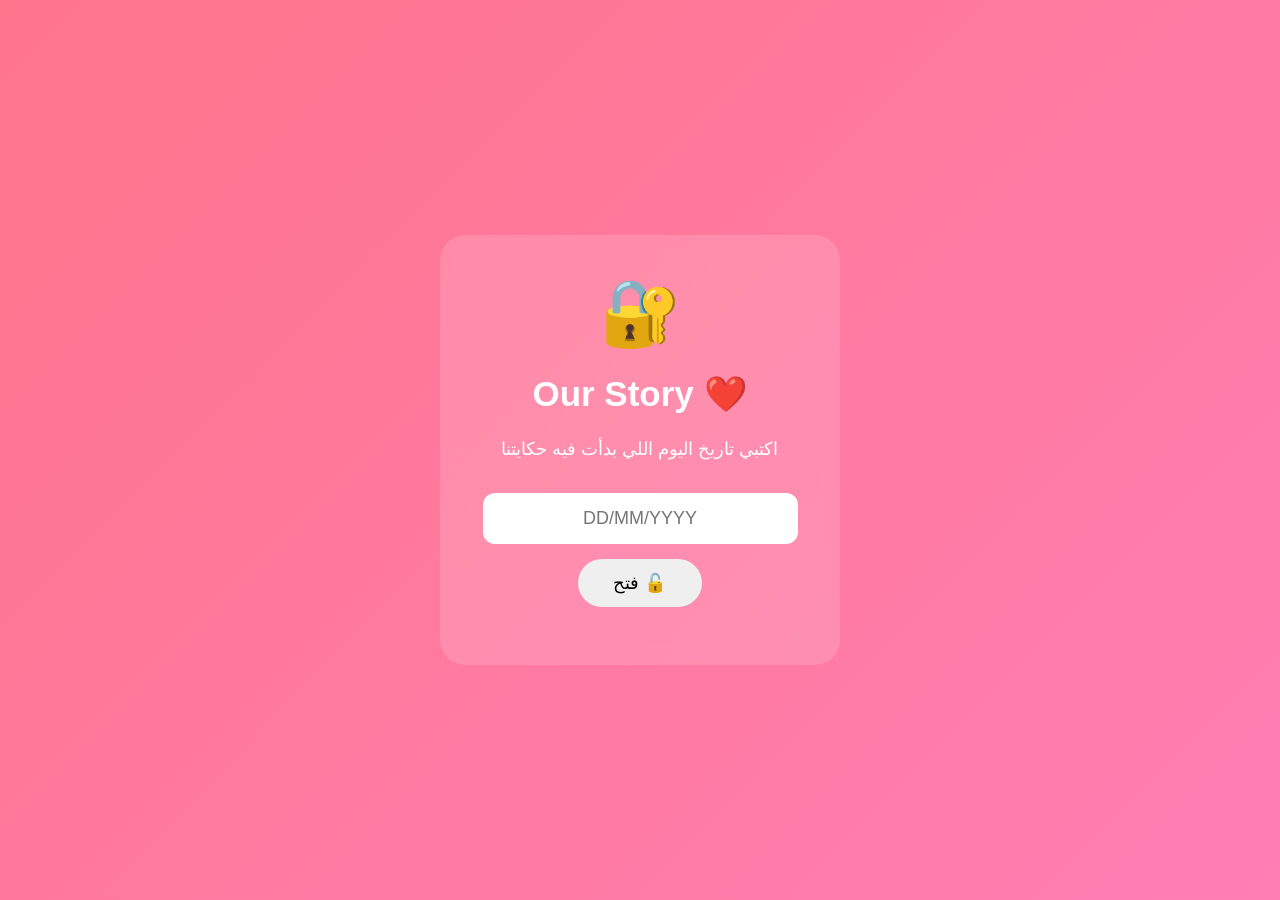
<file: index.html>
<!DOCTYPE html>
<html lang="ar">

<head>

    <meta charset="UTF-8">

    <meta name="viewport"
          content="width=device-width, initial-scale=1.0">

    <title>Our Story ❤️</title>

    <link rel="stylesheet" href="style.css">

    <style>

        /* شاشة الافتتاح */

        #intro {
            position: fixed;
            inset: 0;

            background: linear-gradient(
                135deg,
                #ff9a9e,
                #fad0c4
            );

            display: none;

            justify-content: center;
            align-items: center;

            text-align: center;

            z-index: 99999;

            color: white;
        }

        .intro-content {
            animation: introAppear 1.2s ease;
        }

        .intro-heart {
            font-size: 80px;

            animation: heartBeat 1.5s infinite;
        }

        .intro-content h1 {
            font-size: 42px;
            margin: 20px 0 10px;
        }

        .intro-content p {
            font-size: 22px;
            margin-bottom: 10px;
        }

        .intro-content small {
            font-size: 16px;
            opacity: 0.9;
        }

        @keyframes introAppear {

            from {
                opacity: 0;
                transform: scale(0.7);
            }

            to {
                opacity: 1;
                transform: scale(1);
            }

        }

        @keyframes heartBeat {

            0%, 100% {
                transform: scale(1);
            }

            50% {
                transform: scale(1.2);
            }

        }

        /* الموبايل */

        @media (max-width: 600px) {

            .intro-content h1 {
                font-size: 32px;
            }

            .intro-content p {
                font-size: 19px;
            }

            .intro-heart {
                font-size: 65px;
            }

        }

    </style>

</head>


<body>


    <!-- 🔐 شاشة إدخال التاريخ -->

    <div class="lock-screen" id="lockScreen">

        <div class="lock">🔐</div>

        <h1>Our Story ❤️</h1>

        <p>
            اكتبي تاريخ اليوم اللي بدأت فيه حكايتنا
        </p>

        <input
            type="text"
            id="password"
            placeholder="DD/MM/YYYY"
        >

        <button onclick="unlock()">
            فتح 🔓
        </button>

        <p id="error"></p>

    </div>


    <!-- 🎬 مشهد الافتتاح -->

    <div id="intro">

        <div class="intro-content">

            <div class="intro-heart">
                ❤️
            </div>

            <h1>
                31/10/2025
            </h1>

            <p>
                ومن هنا بدأت الحكاية...
            </p>

            <small>
                استعدي ❤️✨
            </small>

        </div>

    </div>


    <script>

        function unlock() {

            const password =
                document.getElementById("password").value.trim();

            const error =
                document.getElementById("error");

            const lockScreen =
                document.getElementById("lockScreen");

            const intro =
                document.getElementById("intro");


            if (password === "31/10/2025") {

                /* إخفاء شاشة القفل */

                lockScreen.style.display = "none";


                /* إظهار المشهد */

                intro.style.display = "flex";


                /* بعد 4 ثواني ندخل الموقع */

                setTimeout(function () {

                    window.location.href = "home.html";

                }, 4000);


            } else {

                error.innerText =
                    "التاريخ غلط ❤️";

            }

        }

    </script>


</body>

</html>
</file>
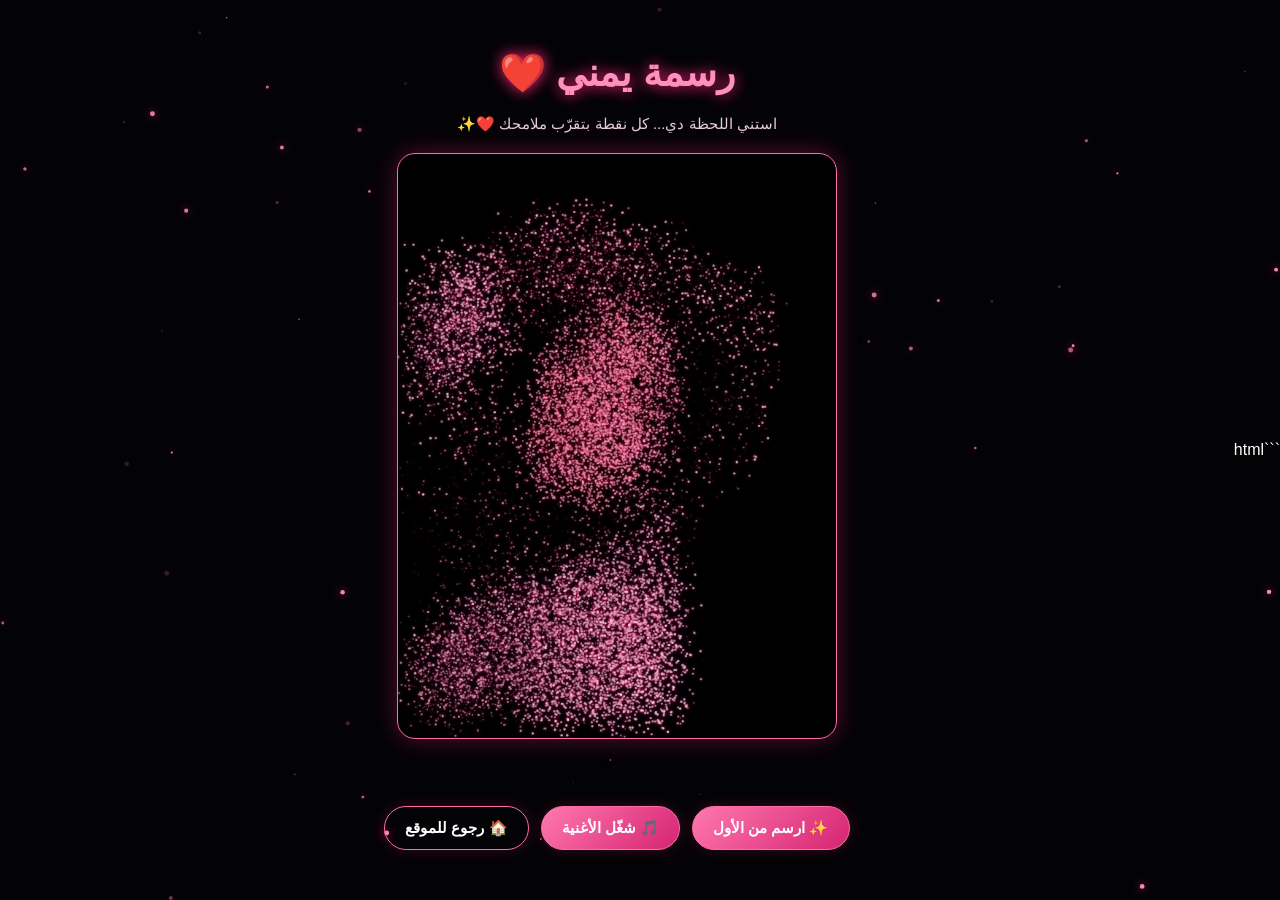
<file: drawing.html>
```html
<!DOCTYPE html>
<html lang="ar" dir="rtl">
<head>
<meta charset="UTF-8">
<meta name="viewport" content="width=device-width, initial-scale=1.0">
<title>رسمة يمني ❤️</title>

<style>
* {
    margin: 0;
    padding: 0;
    box-sizing: border-box;
}

body {
    min-height: 100vh;
    background: #030305;
    color: white;
    font-family: Tahoma, Arial, sans-serif;
    display: flex;
    justify-content: center;
    align-items: center;
    overflow-x: hidden;
}

.container {
    width: 100%;
    min-height: 100vh;
    display: flex;
    flex-direction: column;
    align-items: center;
    justify-content: center;
    padding: 25px 15px;
    gap: 20px;
}

h1 {
    color: #ff8fbd;
    text-shadow: 0 0 15px #ff247f;
    font-size: clamp(25px, 6vw, 38px);
    text-align: center;
}

.subtitle {
    color: #e8cbd8;
    text-align: center;
    font-size: 15px;
}

.picture-frame {
    width: min(88vw, 440px);
    position: relative;
    overflow: hidden;
    border-radius: 18px;
    border: 1px solid #ff6da8;
    box-shadow: 0 0 25px #ff247f55;
    background: #000;
}

#portrait {
    width: 100%;
    display: block;
    opacity: 0;
}

#drawingCanvas {
    position: absolute;
    inset: 0;
    width: 100%;
    height: 100%;
}

.message {
    font-size: clamp(17px, 4vw, 23px);
    color: #ffb2d0;
    text-align: center;
    opacity: 0;
    transform: translateY(12px);
    transition: 1.5s;
}

.message.show {
    opacity: 1;
    transform: translateY(0);
}

.buttons {
    display: flex;
    flex-wrap: wrap;
    justify-content: center;
    gap: 12px;
}

button {
    border: 1px solid #ff6da8;
    background: linear-gradient(135deg, #ff78ae, #d62472);
    color: white;
    padding: 12px 20px;
    border-radius: 30px;
    font-size: 15px;
    font-weight: bold;
    cursor: pointer;
    box-shadow: 0 0 15px #ff247f33;
}

button:hover {
    transform: scale(1.04);
}

.back {
    background: transparent;
}

#stars {
    position: fixed;
    inset: 0;
    width: 100%;
    height: 100%;
    pointer-events: none;
    z-index: -1;
}
</style>
</head>

<body>

<canvas id="stars"></canvas>

<audio id="music" loop>
    <source src="song.mp3" type="audio/mpeg">
</audio>

<main class="container">

    <h1>رسمة يمني ❤️</h1>

    <p class="subtitle">
        استني اللحظة دي... كل نقطة بتقرّب ملامحك ❤️✨
    </p>

    <div class="picture-frame">
        <img id="portrait"
             src="drawing-yemeni.png"
             alt="رسمة يمني الفنية">

        <canvas id="drawingCanvas"></canvas>
    </div>

    <p id="message" class="message">
        كل تفصيلة فيكي ليها حكاية ❤️
    </p>

    <div class="buttons">
        <button onclick="startDrawing()">
            ✨ ارسم من الأول
        </button>

        <button onclick="toggleMusic()" id="musicButton">
            🎵 شغّل الأغنية
        </button>

        <button class="back"
                onclick="location.href='home.html'">
            🏠 رجوع للموقع
        </button>
    </div>

</main>

<script>
const portrait = document.getElementById("portrait");
const message = document.getElementById("message");
const music = document.getElementById("music");
const musicButton = document.getElementById("musicButton");

const drawingCanvas = document.getElementById("drawingCanvas");
const drawCtx = drawingCanvas.getContext("2d");

let dots = [];
let animationFrame = null;
let startTime = 0;
let drawingReady = false;
const duration = 9000;

function prepareDrawing() {
    const width = portrait.naturalWidth;
    const height = portrait.naturalHeight;

    if (!width || !height) return;

    // نصغّر الصورة عشان الرسم يبقى سلس على اللاب والموبايل
    const scale = Math.min(1, 600 / width);
    const w = Math.round(width * scale);
    const h = Math.round(height * scale);

    drawingCanvas.width = w;
    drawingCanvas.height = h;

    const tempCanvas = document.createElement("canvas");
    tempCanvas.width = w;
    tempCanvas.height = h;

    const tempCtx = tempCanvas.getContext("2d", {
        willReadFrequently: true
    });

    tempCtx.drawImage(portrait, 0, 0, w, h);

    const pixels = tempCtx.getImageData(0, 0, w, h).data;
    dots = [];

    // ناخد نقاط من تفاصيل الصورة المضيئة
    for (let y = 0; y < h; y += 2) {
        for (let x = 0; x < w; x += 2) {
            const i = (y * w + x) * 4;

            const r = pixels[i];
            const g = pixels[i + 1];
            const b = pixels[i + 2];
            const a = pixels[i + 3];

            const brightness = (r + g + b) / 3;

            // تجاهل الخلفية السوداء وخد تفاصيل الرسم
            if (a > 100 && brightness > 38) {
                dots.push({
                    x,
                    y,
                    r,
                    g,
                    b,
                    brightness,
                    startX: Math.random() * w,
                    startY: Math.random() * h,
                    size: 0.45 + brightness / 180
                });
            }
        }
    }

    // ترتيب عشوائي عشان النقط تظهر في أماكن مختلفة
    for (let i = dots.length - 1; i > 0; i--) {
        const j = Math.floor(Math.random() * (i + 1));
        [dots[i], dots[j]] = [dots[j], dots[i]];
    }

    drawingReady = true;
    startDrawing();
}

function startDrawing() {
    if (!drawingReady) return;

    if (animationFrame) {
        cancelAnimationFrame(animationFrame);
    }

    message.classList.remove("show");
    startTime = performance.now();

    // كل إعادة رسم تبدأ من أماكن عشوائية جديدة
    dots.forEach(dot => {
        dot.startX = Math.random() * drawingCanvas.width;
        dot.startY = Math.random() * drawingCanvas.height;
    });

    animateDrawing(startTime);
}

function animateDrawing(now) {
    const elapsed = now - startTime;
    const progress = Math.min(elapsed / duration, 1);

    const w = drawingCanvas.width;
    const h = drawingCanvas.height;

    drawCtx.clearRect(0, 0, w, h);

    // ظهور تدريجي للنقط مع تجمّعها في مكانها الصحيح
    const visibleCount = Math.floor(dots.length * progress);

    for (let i = 0; i < visibleCount; i++) {
        const dot = dots[i];

        // كل نقطة تتحرك من مكان عشوائي إلى موقعها في الصورة
        const localProgress = Math.max(
            0,
            Math.min(1, (progress * 1.35) - (i / dots.length) * 0.35)
        );

        const eased = 1 - Math.pow(1 - localProgress, 3);

        const x = dot.startX + (dot.x - dot.startX) * eased;
        const y = dot.startY + (dot.y - dot.startY) * eased;

        const alpha = Math.min(1, localProgress + 0.15);
        const radius = dot.size * (0.45 + eased * 0.55);

        drawCtx.globalAlpha = alpha;

        // هالة وردية مضيئة حول كل نقطة
        drawCtx.shadowBlur = 5;
        drawCtx.shadowColor = "#ff398f";

        drawCtx.fillStyle =
            `rgb(${dot.r},${dot.g},${dot.b})`;

        drawCtx.beginPath();
        drawCtx.arc(x, y, radius, 0, Math.PI * 2);
        drawCtx.fill();
    }

    drawCtx.globalAlpha = 1;
    drawCtx.shadowBlur = 0;

    if (progress < 1) {
        animationFrame = requestAnimationFrame(animateDrawing);
    } else {
        // لمعة أخيرة بعد اكتمال الرسم
        drawCtx.shadowBlur = 0;
        message.classList.add("show");
        animationFrame = null;
    }
}

function toggleMusic() {
    if (music.paused) {
        music.play().then(() => {
            musicButton.textContent = "⏸ إيقاف الأغنية";
        }).catch(() => {
            alert("تأكد إن ملف song.mp3 موجود في مجلد الموقع.");
        });
    } else {
        music.pause();
        musicButton.textContent = "🎵 شغّل الأغنية";
    }
}

portrait.addEventListener("load", prepareDrawing);

portrait.addEventListener("error", () => {
    alert("تأكد إن صورة الرسم باسم drawing-yemeni.png بجانب drawing.html");
});

// لو الصورة محمّلة قبل تشغيل الكود
if (portrait.complete && portrait.naturalWidth > 0) {
    prepareDrawing();
}

// النجوم المتحركة في الخلفية
const stars = document.getElementById("stars");
const starCtx = stars.getContext("2d");
let particles = [];

function resizeStars() {
    stars.width = window.innerWidth;
    stars.height = window.innerHeight;

    particles = Array.from({ length: 65 }, () => ({
        x: Math.random() * stars.width,
        y: Math.random() * stars.height,
        r: Math.random() * 2 + 0.5,
        a: Math.random()
    }));
}

function animateStars() {
    starCtx.clearRect(0, 0, stars.width, stars.height);

    particles.forEach(p => {
        p.a += (Math.random() - 0.5) * 0.08;
        p.a = Math.max(0.15, Math.min(1, p.a));

        starCtx.beginPath();
        starCtx.arc(p.x, p.y, p.r, 0, Math.PI * 2);
        starCtx.fillStyle = `rgba(255,140,190,${p.a})`;
        starCtx.shadowBlur = 10;
        starCtx.shadowColor = "#ff247f";
        starCtx.fill();
    });

    requestAnimationFrame(animateStars);
}

window.addEventListener("resize", resizeStars);
resizeStars();
animateStars();
</script>
<script src="script.js"></script>
</body>
</html>
</file>
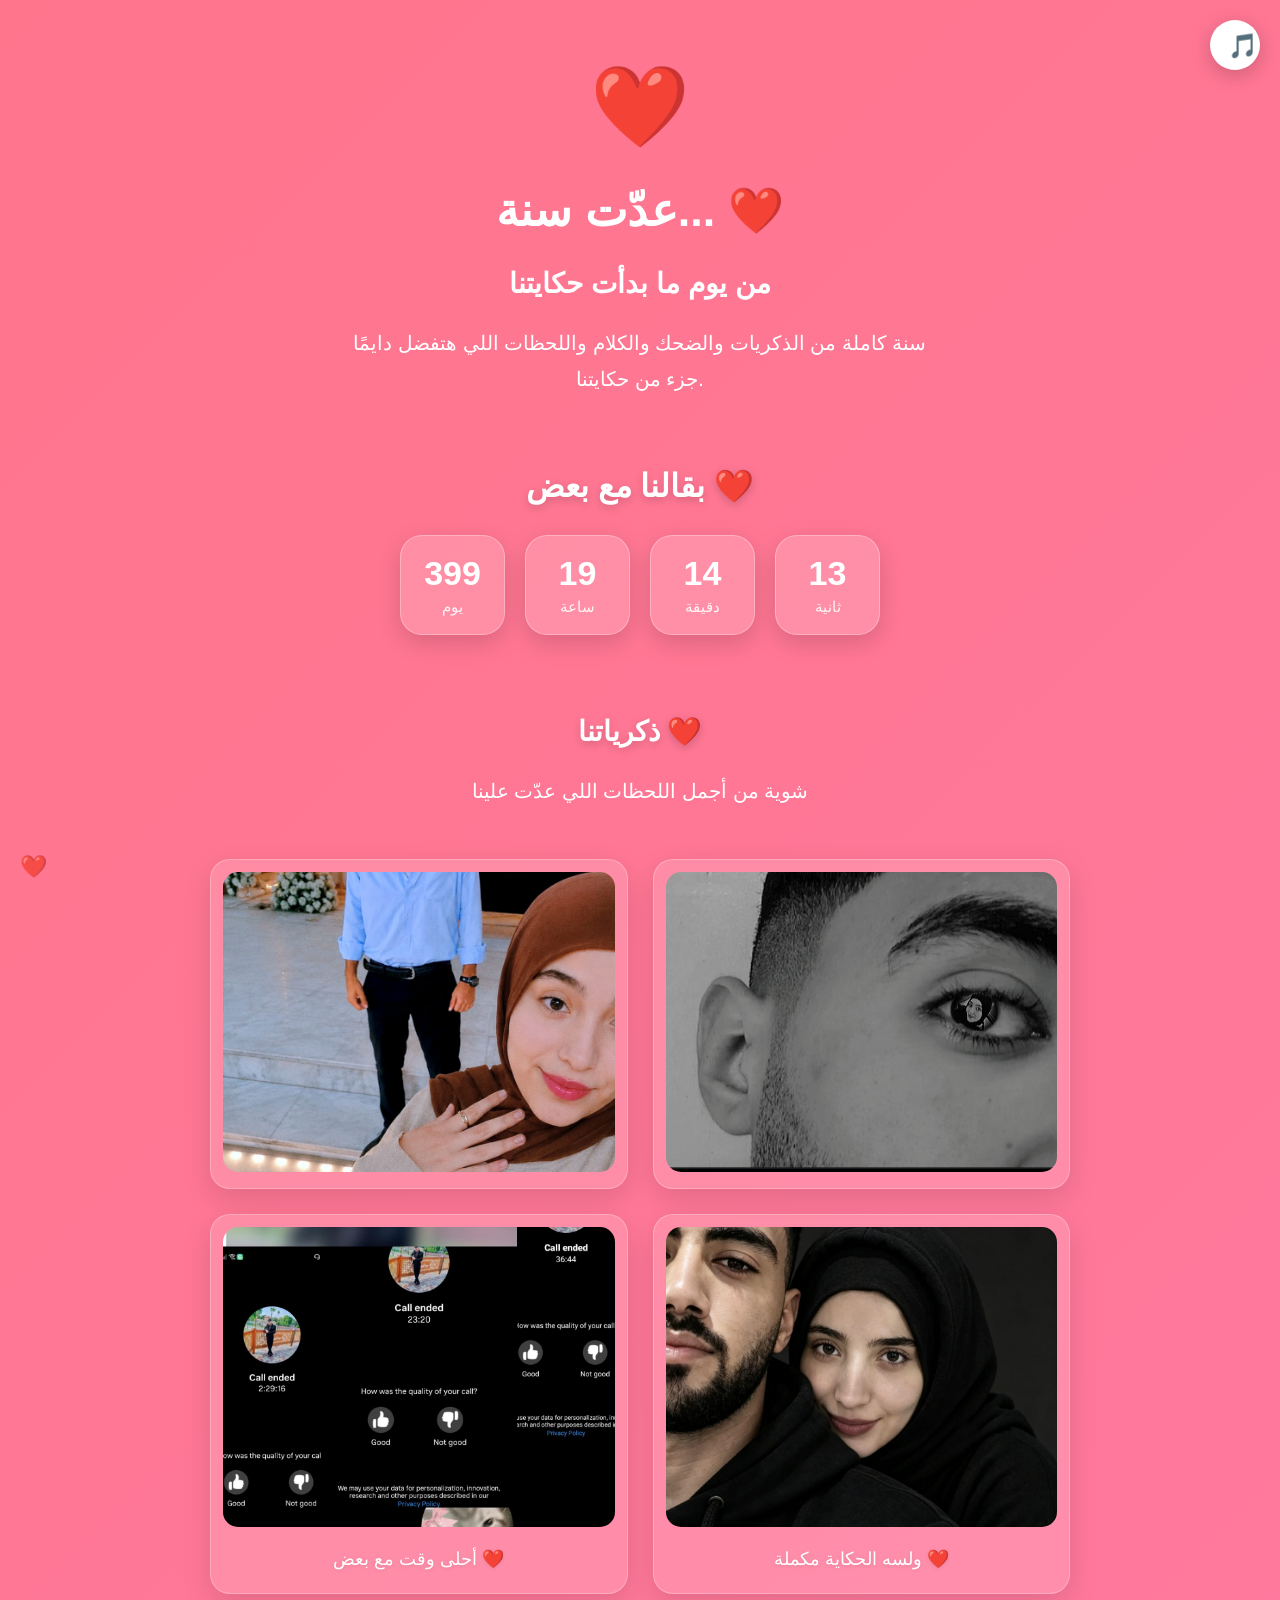
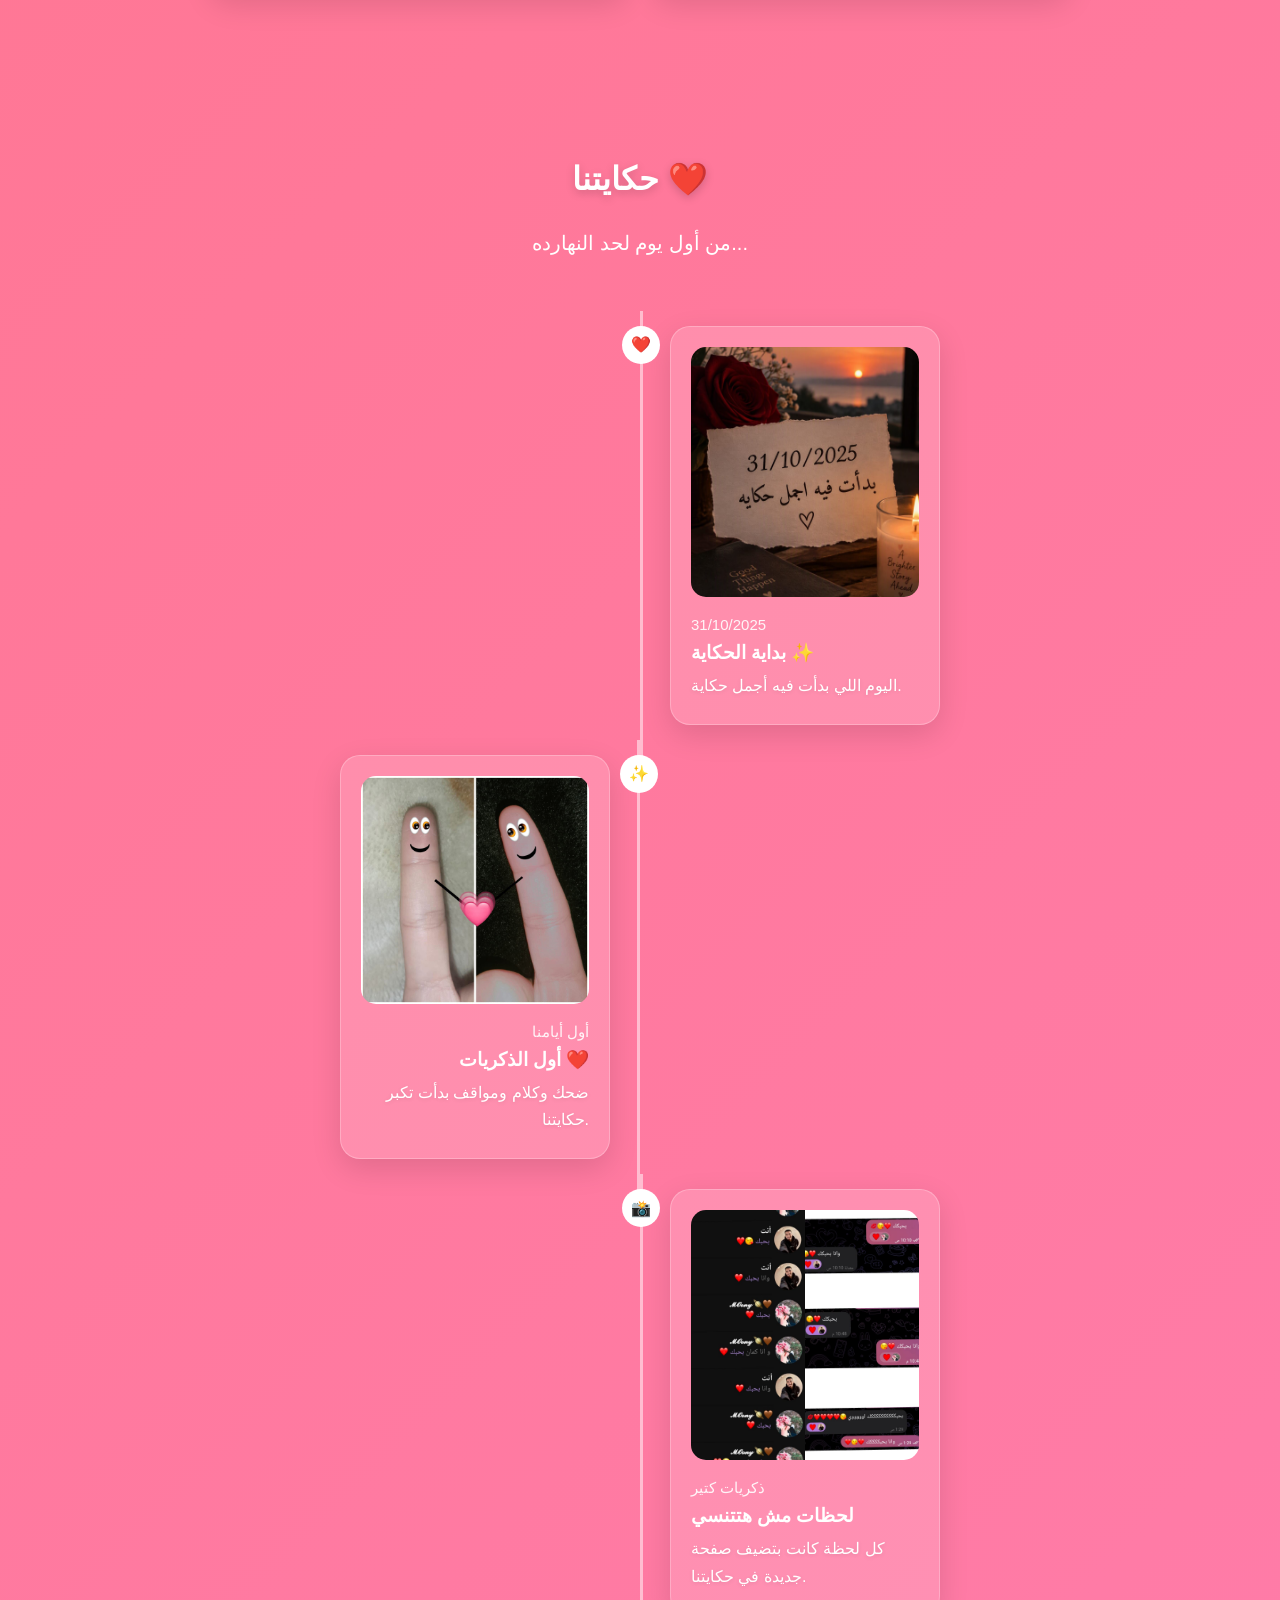
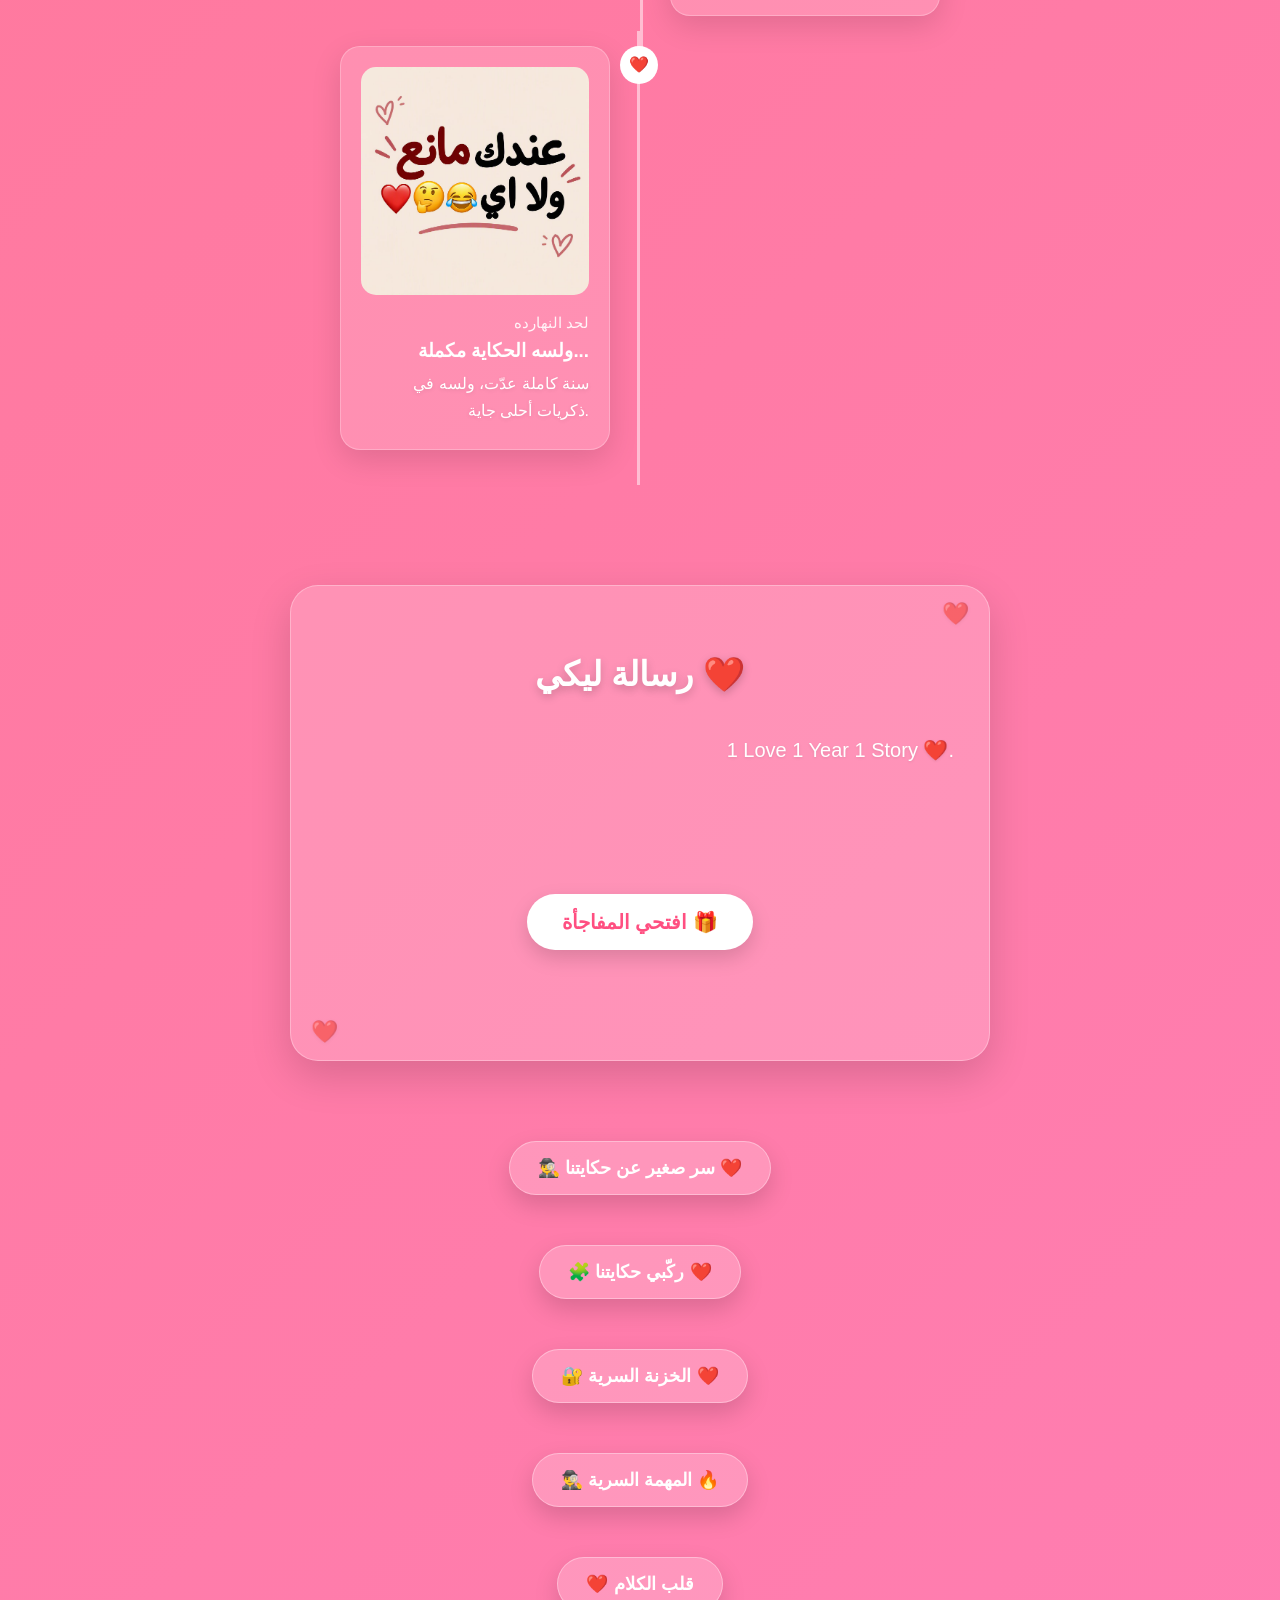
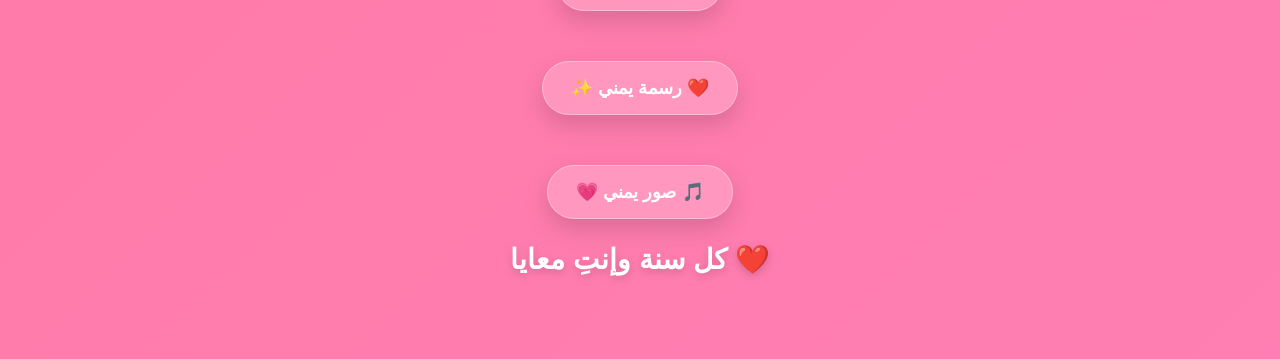
<file: home.html>
<!DOCTYPE html>
<html lang="ar">

<head>
    <meta charset="UTF-8">
    <meta name="viewport" content="width=device-width, initial-scale=1.0">
    <title>Our Story ❤️</title>

    <link rel="stylesheet" href="style.css">
</head>

<div
    onclick="findMissionSymbol('heart')"
    style="
        position:fixed;
        bottom:20px;
        left:20px;
        font-size:22px;
        cursor:pointer;
        opacity:0.8;
        z-index:1000;
    "
>
    ❤️
</div>

<script>
function findMissionSymbol(symbol) {

    let found =
        JSON.parse(localStorage.getItem("missionSymbols")) || [];

    if (!found.includes(symbol)) {

        found.push(symbol);

        localStorage.setItem(
            "missionSymbols",
            JSON.stringify(found)
        );

        alert("لقيتي أول رمز! ❤️🔥");
    }
}
</script>
<body>
    <div id ="hearts"></div>
    <div id="sparkles"></div>
<audio id="music" loop>
    <source src="song.mp3" type="audio/mpeg">
</audio>

<button class="music-btn" onclick="toggleMusic()">
    🎵
</button>
   

    <div class="home">

        <div class="heart">❤️</div>

        <h1>عدّت سنة... ❤️</h1>

        <h2>من يوم ما بدأت حكايتنا</h2>

        <p>
            سنة كاملة من الذكريات والضحك والكلام واللحظات
            اللي هتفضل دايمًا جزء من حكايتنا.
        </p>


        <!-- العداد -->

        <section class="timer">

            <h2>بقالنا مع بعض ❤️</h2>

            <div class="time-box">

                <div>
                    <span id="days">0</span>
                    <small>يوم</small>
                </div>

                <div>
                    <span id="hours">0</span>
                    <small>ساعة</small>
                </div>

                <div>
                    <span id="minutes">0</span>
                    <small>دقيقة</small>
                </div>

                <div>
                    <span id="seconds">0</span>
                    <small>ثانية</small>
                </div>

            </div>

        </section>


        <!-- الذكريات -->

        <section class="memories">

            <h2>ذكرياتنا ❤️</h2>

            <p>شوية من أجمل اللحظات اللي عدّت علينا</p>

            <div class="gallery">

                <div class="photo">
                    <img src="images/photo1.jpg" alt="ذكرياتنا"
                    onclick="openImage(this)">
                    
                </div>

                <div class="photo">
                    <img src="images/photo2.jpg" alt="ذكرياتنا" 
                    onclick="openImage(this)">

                    
                </div>

                <div class="photo">
                    <img src="images/photo3.jpg" alt="ذكرياتنا" 
                    onclick="openImage(this)">
                    <p>أحلى وقت مع بعض ❤️</p>
                </div>

                <div class="photo">
                    <img src="images/photo4.jpg" alt="ذكرياتنا" 
                    onclick="openImage(this)">
                    <p>ولسه الحكاية مكملة ❤️</p>
                </div>

            </div>

        <!-- ❤️ حكايتنا -->

<section class="timeline">

    <h2>حكايتنا ❤️</h2>

    <p>من أول يوم لحد النهارده...</p>

    <div class="timeline-item">

        <div class="timeline-dot">❤️</div>

        <div class="timeline-card">

            <img src="timeline/start.jpg"
                 alt="بداية الحكاية"
                 onclick="openImage(this)">

            <small>31/10/2025</small>

            <h3>بداية الحكاية ✨</h3>

            <p>
                اليوم اللي بدأت فيه أجمل حكاية.
            </p>

        </div>

    </div>


    <div class="timeline-item">

        <div class="timeline-dot">✨</div>

        <div class="timeline-card">

            <img src="timeline/memory.jpg"
                 alt="أول الذكريات"
                 onclick="openImage(this)">

            <small>أول أيامنا</small>

            <h3>أول الذكريات ❤️</h3>

            <p>
                ضحك وكلام ومواقف بدأت تكبر حكايتنا.
            </p>

        </div>

    </div>


    <div class="timeline-item">

        <div class="timeline-dot">📸</div>

        <div class="timeline-card">

            <img src="timeline/moment.jpg"
                 alt="لحظات جميلة"
                 onclick="openImage(this)">

            <small>ذكريات كتير</small>

            <h3>لحظات مش هتتنسي</h3>

            <p>
                كل لحظة كانت بتضيف صفحة جديدة في حكايتنا.
            </p>

        </div>

    </div>


    <div class="timeline-item">

        <div class="timeline-dot">❤️</div>

        <div class="timeline-card">

            <img src="timeline/today.jpg"
                 alt="لحد النهارده"
                 onclick="openImage(this)">

            <small>لحد النهارده</small>

            <h3>ولسه الحكاية مكملة...</h3>

            <p>
                سنة كاملة عدّت، ولسه في ذكريات أحلى جاية.
            </p>

        </div>

    </div>

</section>


        <!-- الرسالة -->

        <section class="love-letter">

            <h2>رسالة ليكي ❤️</h2>

            <div id="letter"></div>
            <section class="surprise">

    <button onclick="openSurprise()">
        افتحي المفاجأة 🎁
    </button>

    <div id="surpriseBox">

        <div class="big-heart">❤️</div>

        <h2>لسه الحكاية مكملة... ✨</h2>

        <p>
            مهما عدى وقت، هتفضل السنة دي من أجمل فصول حكايتنا ❤️
            <br>
            ودي مش النهاية...
            <br>
            دي مجرد بداية لحاجات أحلى كتير.
        </p>

    </div>

</section>

        </section>

<div class="secret-link">
    <button onclick="window.location.href='secret.html'">
        🕵️‍♂️ سر صغير عن حكايتنا ❤️
    </button>
</div>
<div class="secret-link">
    <button onclick="window.location.href='puzzle.html'">
        🧩 ركّبي حكايتنا ❤️
    </button>
</div>
<div class="secret-link">
    <button onclick="window.location.href='vault.html'">
        🔐 الخزنة السرية ❤️
    </button>
</div>
<div class="secret-link">
    <button onclick="window.location.href='mission.html'">
        🕵️‍♂️ المهمة السرية 🔥
    </button>
</div>
<div class="secret-link">
    <button onclick="window.location.href='love.html'">
        ❤️ قلب الكلام
    </button>
</div>
<div class="secret-link">
    <button onclick="window.location.href='drawing.html'">
        ✨ رسمة يمني ❤️
    </button>
</div>
<div class="secret-link">
    <button onclick="window.location.href='yemeni.html'">
        💗 صور يمني 🎵
    </button>
</div>

        <h2>كل سنة وإنتِ معايا ❤️</h2>

    </div>

<div id="imageViewer" class="image-viewer" onclick="closeImage()">
    <span>×</span>
    <img id="bigImage">
</div>
    <!-- لازم السكريبت يكون هنا في الآخر -->


    <script src="script.js"></script>
<script>
function findMissionSymbol(symbol) {

    let found = JSON.parse(
        sessionStorage.getItem("missionSymbols") || "[]"
    );

    if (!found.includes(symbol)) {

        found.push(symbol);

        sessionStorage.setItem(
            "missionSymbols",
            JSON.stringify(found)
        );

        alert("🔓 لقيتي رمز سري! ❤️");
    }
}
</script>
</body>

</html>
</file>
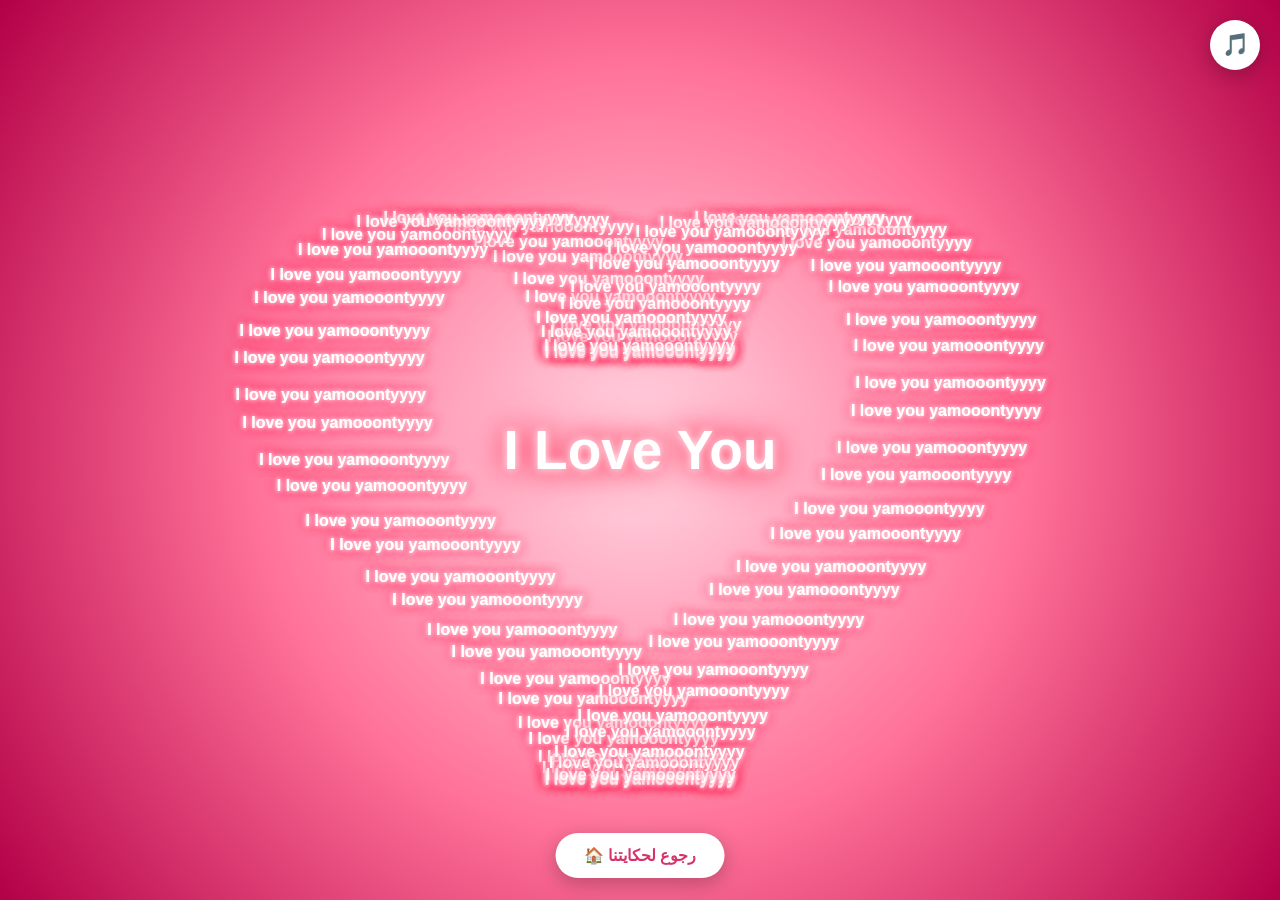
<file: love.html>
<!DOCTYPE html>
<html lang="en">

<head>
    <meta charset="UTF-8">
    <meta name="viewport" content="width=device-width, initial-scale=1.0">

    <title>I Love You ❤️</title>

    <style>

        * {
            margin: 0;
            padding: 0;
            box-sizing: border-box;
        }

        body {
            min-height: 100vh;
            overflow: hidden;

            display: flex;
            justify-content: center;
            align-items: center;

            background:
                radial-gradient(
                    circle at center,
                    #ffd6e2,
                    #ff7198,
                    #b30047
                );

            font-family: Arial, sans-serif;
        }


        /* =========================
           القلب والكلام المتحرك
        ========================= */

        .scene {

            position: relative;

            width: min(92vw, 700px);
            height: min(92vw, 700px);

            display: flex;
            justify-content: center;
            align-items: center;
        }


        .moving-word {

            position: absolute;

            left: 50%;
            top: 50%;

            color: white;

            font-size: clamp(9px, 1.7vw, 16px);

            font-weight: bold;

            white-space: nowrap;

            pointer-events: none;

            text-shadow:
                0 0 5px rgba(255,255,255,.9),
                0 0 12px rgba(255,20,80,.8);

        }


        /* =========================
           الكلام الثابت في النص
        ========================= */

        .center-text {

            position: absolute;

            z-index: 50;

            color: white;

            font-size: clamp(28px, 6vw, 55px);

            font-weight: bold;

            text-align: center;

            white-space: nowrap;

            text-shadow:
                0 0 10px white,
                0 0 25px #ff1744,
                0 0 45px #ff1744;

            animation: centerBeat 1.7s infinite ease-in-out;
        }


        @keyframes centerBeat {

            0%, 100% {
                transform: scale(1);
            }

            50% {
                transform: scale(1.08);
            }

        }


        /* =========================
           زرار الرجوع
        ========================= */

        .back-button {

            position: fixed;

            left: 50%;
            bottom: 22px;

            transform: translateX(-50%);

            z-index: 100;
        }


        .back-button button {

            border: none;

            padding: 13px 28px;

            border-radius: 30px;

            background: white;

            color: #d6336c;

            font-size: 16px;

            font-weight: bold;

            cursor: pointer;

            box-shadow:
                0 5px 20px rgba(0,0,0,.25);

            transition: .3s;
        }


        .back-button button:hover {

            transform: scale(1.08);

        }


        /* =========================
           زرار الموسيقى
        ========================= */

        .music-btn {

            position: fixed;

            top: 20px;
            right: 20px;

            z-index: 1000;

            width: 50px;
            height: 50px;

            border: none;

            border-radius: 50%;

            background: white;

            font-size: 22px;

            cursor: pointer;

            box-shadow:
                0 5px 20px rgba(0,0,0,.25);

            transition: .3s;
        }


        .music-btn:hover {

            transform: scale(1.1);

        }


        /* =========================
           الموبايل
        ========================= */

        @media (max-width: 600px) {

            .scene {

                width: 96vw;
                height: 96vw;

            }

            .moving-word {

                font-size: 8px;

            }

            .center-text {

                font-size: 30px;

            }

            .back-button button {

                padding: 12px 24px;

                font-size: 15px;

            }

        }

    </style>

</head>


<body>


    <!-- =========================
         الأغنية
    ========================= -->

    <audio id="music" loop>

        <source src="song.mp3" type="audio/mpeg">

    </audio>


    <!-- زرار الموسيقى -->

    <button class="music-btn" onclick="toggleMusic()">
        🎵
    </button>



    <!-- =========================
         القلب
    ========================= -->

    <div class="scene">

        <!-- الكلام الثابت -->

        <div class="center-text">
            I Love You
        </div>

    </div>



    <!-- =========================
         زرار الرجوع
    ========================= -->

    <div class="back-button">

        <button onclick="window.location.href='home.html'">
            🏠 رجوع لحكايتنا
        </button>

    </div>



    <script>


        /* =========================
           إعداد القلب
        ========================= */

        const scene =
            document.querySelector(".scene");


        const points = [];


        /*
            معادلة القلب
        */

        for (
            let t = 0;
            t < Math.PI * 2;
            t += 0.025
        ) {

            const x =
                16 * Math.pow(Math.sin(t), 3);


            const y =
                13 * Math.cos(t)
                - 5 * Math.cos(2 * t)
                - 2 * Math.cos(3 * t)
                - Math.cos(4 * t);


            points.push({

                x: x,
                y: -y

            });

        }



        /* =========================
           حجم القلب
        ========================= */

        const scale =
            Math.min(
                scene.clientWidth,
                scene.clientHeight
            ) / 36;



        /* =========================
           عدد الكلمات
        ========================= */

        const words = [];


        const numberOfWords = 150;



        for (
            let i = 0;
            i < numberOfWords;
            i++
        ) {

            const word =
                document.createElement("div");


            word.className =
                "moving-word";


            word.innerText =
                "I love you yamooontyyyy";


            scene.appendChild(word);


            words.push(word);

        }



        /* =========================
           الحركة
        ========================= */

        let position = 0;


        function animate() {


            words.forEach(
                (word, index) => {


                    /*
                       كل كلمة ورا اللي قبلها
                    */

                    let p =
                        Math.floor(
                            position -
                            index * 3.5
                        );


                    p =
                        (
                            (p % points.length)
                            + points.length
                        )
                        % points.length;


                    const point =
                        points[p];



                    /*
                       تحريك الكلمة
                    */

                    word.style.transform =
                        `
                        translate(
                            ${point.x * scale}px,
                            ${point.y * scale}px
                        )
                        translate(-50%, -50%)
                        `;

                }
            );


            /*
               سرعة الحركة

               الرقم الأصغر = أبطأ
            */

            position += 0.08;


            requestAnimationFrame(animate);

        }


        animate();



        /* =========================
           زرار الموسيقى
        ========================= */

        function toggleMusic() {

            const music =
                document.getElementById("music");


            const button =
                document.querySelector(".music-btn");


            if (!music || !button) {
                return;
            }


            if (music.paused) {

                music.play()
                    .then(() => {

                        button.innerHTML = "⏸️";

                    })
                    .catch(() => {

                        button.innerHTML = "🎵";

                    });

            }

            else {

                music.pause();

                button.innerHTML = "🎵";

            }

        }

    </script>


    <!-- script.js الخاص بالموقع -->

    <script src="script.js"></script>


</body>

</html>
</file>
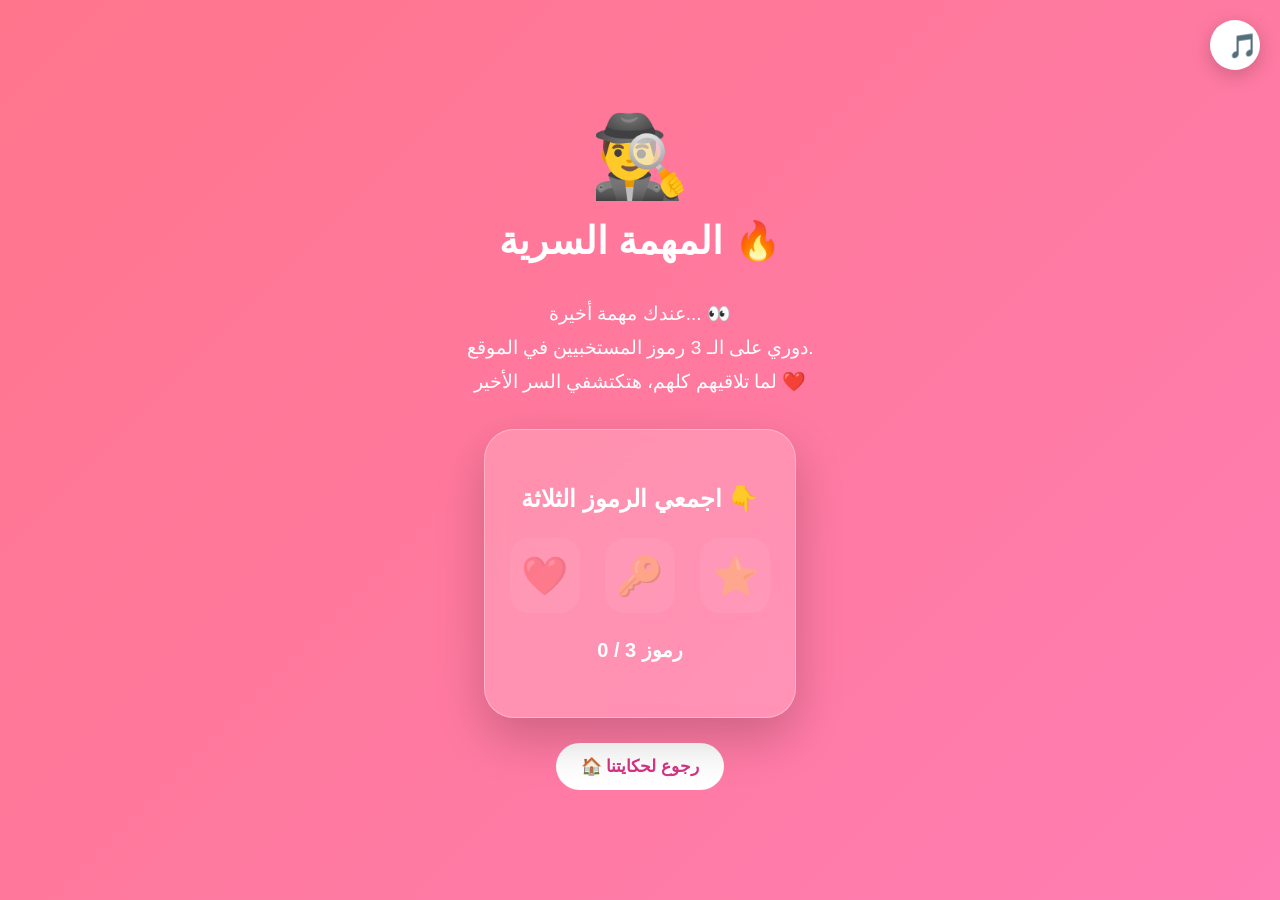
<file: mission.html>
<!DOCTYPE html>
<html lang="ar">
<head>
    <meta charset="UTF-8">
    <meta name="viewport" content="width=device-width, initial-scale=1.0">

    <title>المهمة السرية 🕵️‍♂️</title>

    <link rel="stylesheet" href="style.css">

    <style>
        .mission-page {
            min-height: 100vh;
            padding: 40px 15px;
            text-align: center;
            display: flex;
            flex-direction: column;
            align-items: center;
            justify-content: center;
        }

        .mission-icon {
            font-size: 80px;
            animation: missionFloat 2s infinite ease-in-out;
        }

        @keyframes missionFloat {
            0%, 100% {
                transform: translateY(0);
            }

            50% {
                transform: translateY(-10px);
            }
        }

        .mission-page h1 {
            font-size: 38px;
            margin: 15px 0;
        }

        .mission-intro {
            font-size: 19px;
            line-height: 1.8;
            margin-bottom: 30px;
        }

        .mission-box {
            width: min(550px, 90%);
            padding: 35px 25px;
            border-radius: 30px;

            background: rgba(255,255,255,0.18);
            border: 1px solid rgba(255,255,255,0.3);

            backdrop-filter: blur(12px);

            box-shadow: 0 20px 50px rgba(0,0,0,0.2);
        }

        .symbols {
            display: flex;
            justify-content: center;
            gap: 25px;
            margin: 25px 0;
        }

        .symbol {
            width: 75px;
            height: 75px;

            display: flex;
            align-items: center;
            justify-content: center;

            border-radius: 20px;

            background: rgba(255,255,255,0.2);

            font-size: 38px;

            opacity: 0.3;

            transition: 0.4s;
        }

        .symbol.found {
            opacity: 1;
            transform: scale(1.15);

            box-shadow: 0 0 25px rgba(255,255,255,0.8);
        }

        .mission-status {
            font-size: 20px;
            font-weight: bold;
            margin: 20px 0;
        }

#finalSecret {      
            display: none;

            margin-top: 25px;
            padding: 25px;

            border-radius: 25px;

            background: rgba(255,255,255,0.22);

            animation: finalShow 0.7s ease;
        }

        @keyframes finalShow {
            from {
                opacity: 0;
                transform: scale(0.7);
            }

            to {
                opacity: 1;
                transform: scale(1);
            }
        }

        #finalSecret h2 {
            font-size: 28px;
        }

        #finalSecret p {
            font-size: 19px;
            line-height: 2;
        }

        .back-button {
            margin-top: 25px;
        }

        .back-button button {
            border: none;
            padding: 13px 25px;
            border-radius: 25px;

            background: white;
            color: #d63384;

            font-size: 17px;
            font-weight: bold;

            cursor: pointer;

            transition: 0.3s;
        }

        .back-button button:hover {
            transform: scale(1.08);
        }
    </style>
</head>


<body>
    <audio id="music" loop>
    <source src="song.mp3" type="audio/mpeg">
    
</audio>

<button class="music-btn" onclick="toggleMusic()">
    🎵
</button>

<div class="mission-page">

    <div class="mission-icon">
        🕵️‍♂️
    </div>

    <h1>المهمة السرية 🔥</h1>

    <p class="mission-intro">
        عندك مهمة أخيرة... 👀
        <br>
        دوري على الـ 3 رموز المستخبيين في الموقع.
        <br>
        لما تلاقيهم كلهم، هتكتشفي السر الأخير ❤️
    </p>

    <div class="mission-box">

        <h2>اجمعي الرموز الثلاثة 👇</h2>

        <div class="symbols">

            <div id="symbol1" class="symbol">
                ❤️
            </div>

            <div id="symbol2" class="symbol">
                🔑
            </div>

            <div id="symbol3" class="symbol">
                ⭐
            </div>

        </div>

        <div class="mission-status" id="status">
            0 / 3 رموز
        </div>

        <div id="finalSecret">

            <h2>🎉 المهمة اكتملت!</h2>

            <p>
                لو وصلتي لهنا...
                <br>
                يبقى عرفتي كل أسرار الحكاية ❤️
                <br><br>
                والسر الأخير هو:
                <br>
                <strong>
                    أجمل حاجة حصلتلي إن الحكاية دي بدأت من الأساس ❤️✨
                </strong>
            </p>

        </div>

    </div>

    <div class="back-button">

        <button onclick="location.href='home.html'">
            🏠 رجوع لحكايتنا
        </button>

    </div>

</div>


<script>
    if (performance.getEntriesByType("navigation")[0]?.type === "reload") {
    sessionStorage.removeItem("missionSymbols");
}

let found = JSON.parse(
    sessionStorage.getItem("missionSymbols")
) || [];

function updateMission() {


    if (found.includes("heart")) {
        document.getElementById("symbol1")
            .classList.add("found");
    }

    if (found.includes("key")) {
        document.getElementById("symbol2")
            .classList.add("found");
    }

    if (found.includes("star")) {
        document.getElementById("symbol3")
            .classList.add("found");
    }

    document.getElementById("status").innerText =
        found.length + " / 3 رموز";

    if (found.length === 3) {

        document.getElementById("finalSecret")
            .style.display = "block";
    }
}

updateMission();


</script>

<script src="script.js"></script>

</body>
</html>
</file>
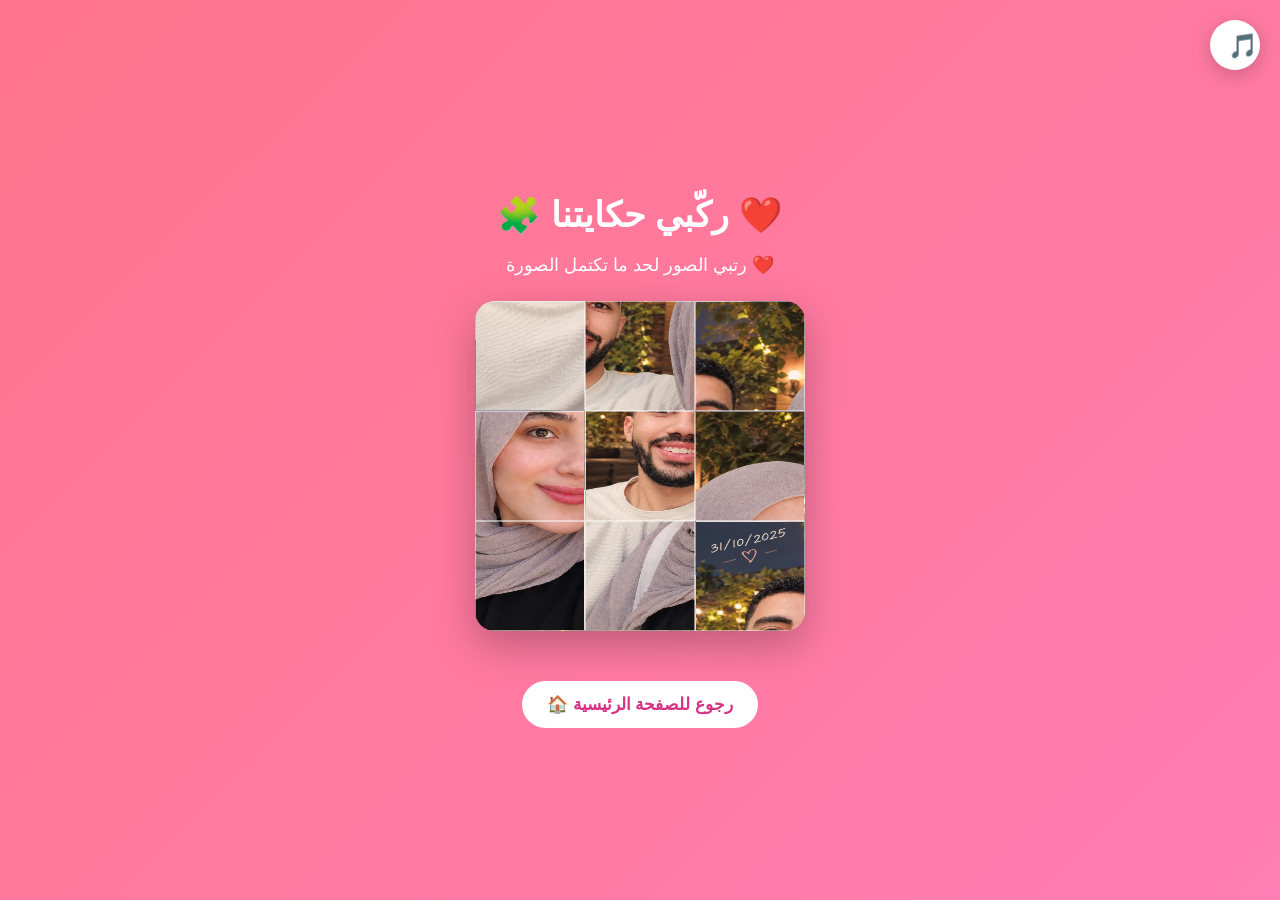
<file: puzzle.html>
<!DOCTYPE html>
<html lang="ar">
<head>
    <meta charset="UTF-8">
    <meta name="viewport" content="width=device-width, initial-scale=1.0">

    <title>ركّبي حكايتنا ❤️</title>

    <link rel="stylesheet" href="style.css">

    <style>
        body {
            min-height: 100vh;
            margin: 0;
            display: flex;
            justify-content: center;
            align-items: center;
            text-align: center;
        }

        .puzzle-page {
            width: 100%;
            max-width: 600px;
            padding: 30px 15px;
        }

        .puzzle-page h1 {
            font-size: 35px;
            margin-bottom: 10px;
        }

        .puzzle-page p {
            font-size: 18px;
            margin-bottom: 25px;
        }

        #puzzle {
            width: 330px;
            height: 330px;
            max-width: 90vw;
            max-height: 90vw;

            margin: 25px auto;

            display: grid;
            grid-template-columns: repeat(3, 1fr);
            grid-template-rows: repeat(3, 1fr);

            border-radius: 20px;
            overflow: hidden;

            box-shadow: 0 15px 40px rgba(0,0,0,0.25);
        }

        .piece {
            background-image: url("./puzzle.jpg");
            background-size: 330px 330px;

            border: 1px solid rgba(255,255,255,0.5);

            cursor: pointer;
            transition: 0.2s;
        }

        .piece:hover {
            transform: scale(0.97);
        }

        .selected {
            box-shadow: inset 0 0 0 4px white;
            transform: scale(0.95);
        }

        #message {
            display: none;
            margin-top: 25px;

            padding: 25px;

            border-radius: 25px;

            background: rgba(255,255,255,0.18);
            backdrop-filter: blur(10px);

            font-size: 21px;
            line-height: 1.8;
        }

        .back-btn {
            margin-top: 25px;

            border: none;
            padding: 13px 25px;

            border-radius: 25px;

            background: white;
            color: #d63384;

            font-size: 17px;
            font-weight: bold;

            cursor: pointer;
        }

        .music-btn {
            position: fixed;
            top: 20px;
            right: 20px;
        }
    </style>
</head>

<body>

    <!-- 🎵 الموسيقى -->
    <audio id="music" loop>
        <source src="song.mp3" type="audio/mpeg">
    </audio>

    <button class="music-btn" onclick="toggleMusic()">
        🎵
    </button>


    <div class="puzzle-page">

        <h1>🧩 ركّبي حكايتنا ❤️</h1>

        <p>
            رتبي الصور لحد ما تكتمل الصورة ❤️
        </p>

        <div id="puzzle"></div>

        <div id="message">
            🎉 عرفتي تركبيها! ❤️<br><br>

            زي ما قطع الصورة اتجمعت وطلعت صورة واحدة جميلة،
            أتمنى دايمًا تفضل حكايتنا متجمعة وأجمل مع الوقت ❤️✨
        </div>

        <button class="back-btn" onclick="window.location.href='home.html'">
            🏠 رجوع للصفحة الرئيسية
        </button>

    </div>


    <script>

        const puzzle = document.getElementById("puzzle");

        let pieces = [];

        let selected = null;


        // إنشاء الـ 9 قطع
        for (let i = 0; i < 9; i++) {

            const piece = document.createElement("div");

            piece.className = "piece";

            const row = Math.floor(i / 3);
            const col = i % 3;

            piece.style.backgroundPosition =
                `${col * 50}% ${row * 50}%`;

            piece.dataset.correct = i;

            piece.addEventListener("click", function () {

                if (selected === null) {

                    selected = piece;

                    piece.classList.add("selected");

                } else {

                    swapPieces(selected, piece);

                    selected.classList.remove("selected");

                    selected = null;

                    checkPuzzle();
                }

            });

            pieces.push(piece);

            puzzle.appendChild(piece);
        }


        // خلط القطع
        function shuffle() {

            for (let i = pieces.length - 1; i > 0; i--) {

                const j = Math.floor(Math.random() * (i + 1));

                puzzle.appendChild(pieces[j]);

                [pieces[i], pieces[j]] =
                [pieces[j], pieces[i]];
            }
        }


        // تبديل قطعتين
        function swapPieces(a, b) {

            const parent = puzzle;

            const aNext = a.nextSibling;

            const bNext = b.nextSibling;

            if (aNext === b) {

                parent.insertBefore(b, a);

            } else if (bNext === a) {

                parent.insertBefore(a, b);

            } else {

                parent.insertBefore(a, bNext);

                parent.insertBefore(b, aNext);
            }
        }


        // التأكد من الحل
        function checkPuzzle() {

            const current = [...puzzle.children];

            let correct = true;

            current.forEach((piece, index) => {

                if (Number(piece.dataset.correct) !== index) {
                    correct = false;
                }

            });


            if (correct) {

                document.getElementById("message").style.display =
                    "block";

            }

        }


        shuffle();

    </script>


    <script src="script.js"></script>

</body>
</html>
</file>
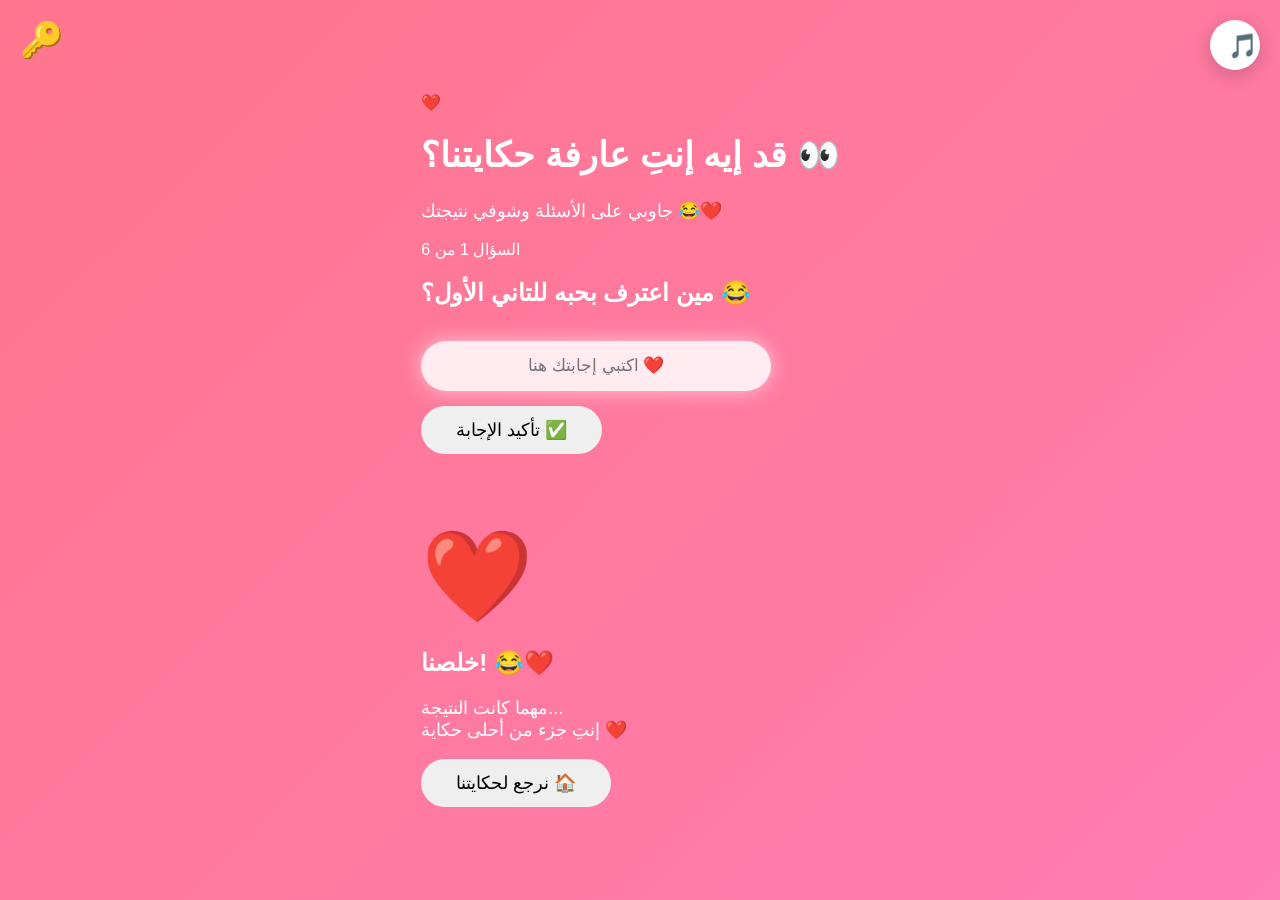
<file: secret.html>
<!DOCTYPE html>
<html lang="ar">
<head>
    <meta charset="UTF-8">
    <meta name="viewport" content="width=device-width, initial-scale=1.0">
    <title>اختبار حكايتنا ❤️</title>
    <link rel="stylesheet" href="style.css">
</head>

<div
    onclick="findMissionSymbol('key')"
    style="
        position:fixed;
        top:25px;
        right:25px;
        font-size:22px;
        cursor:pointer;
        opacity:0.8;
        z-index:1000;
    "
>
    🔑
</div>

<script>
function findMissionSymbol(symbol) {

    let found =
        JSON.parse(localStorage.getItem("missionSymbols")) || [];

    if (!found.includes(symbol)) {

        found.push(symbol);

        localStorage.setItem(
            "missionSymbols",
            JSON.stringify(found)
        );

        alert("لقيتي رمز جديد! 🔑🔥");
    }
}
</script>

<body>
    <audio id="music" loop>
    <source src="song.mp3" type="audio/mpeg">
    <script src="script.js"></script>
    </audio>

<button class="music-btn" onclick="toggleMusic()">
    🎵
</button>

<div class="secret-page">

    <div class="secret-heart">❤️</div>

    <h1>قد إيه إنتِ عارفة حكايتنا؟ 👀</h1>

    <p class="secret-intro">
        جاوبي على الأسئلة وشوفي نتيجتك 😂❤️
    </p>

    <div class="question-card">

        <div class="question-number">
            السؤال <span id="questionNumber">1</span> من 6
        </div>

        <h2 id="question"></h2>

        <input
            type="text"
            id="userAnswer"
            placeholder="اكتبي إجابتك هنا ❤️"
            autocomplete="off"
        >

        <button onclick="checkAnswer()">
            تأكيد الإجابة ✅
        </button>

        <div id="result"></div>

        <button id="nextButton" onclick="nextQuestion()">
            السؤال اللي بعده ➜
        </button>

    </div>

    <div id="finalMessage">

        <div class="big-heart">❤️</div>

        <h2>خلصنا! 😂❤️</h2>

        <p id="score"></p>

        <p>
            مهما كانت النتيجة...
            <br>
            إنتِ جزء من أحلى حكاية ❤️
        </p>

        <button onclick="location.href='home.html'">
            نرجع لحكايتنا 🏠
        </button>

    </div>

</div>


<script>

const questions = [

    {
        question: "مين اعترف بحبه للتاني الأول؟ 😂",
        answers: ["يمني"]
    },

    {
        question: "يوم ما أنا قولتلك بحبك كان يوم كام؟ ❤️",
        answers: ["6/1/2026", "06/01/2026"]
    },

    {
        question: "يوم تعارفنا كان يوم كام؟ 🗓️",
        answers: ["31/10/2025"]
    },

    {
        question: "مين بدأ الحكاية؟ 👀",
        answers: ["احنا الاتنين", "إحنا الاتنين"]
    },

    {
        question: "اسم الموقع ده إيه؟ ❤️",
        answers: ["our story", "حكايتنا", "ذكرياتنا"]
    },

    {
        question: "إيه أكتر حاجة مميزة في حكايتنا؟ ✨",
        answers: ["حبنا", "الحب", "حكايتنا", "تمسكنا ببعض"]
    }

];

let currentQuestion = 0;
let score = 0;
let answered = false;

const question = document.getElementById("question");
const answerInput = document.getElementById("userAnswer");
const result = document.getElementById("result");
const nextButton = document.getElementById("nextButton");

function loadQuestion() {

    question.innerText = questions[currentQuestion].question;

    document.getElementById("questionNumber").innerText =
        currentQuestion + 1;

    answerInput.value = "";

    result.innerText = "";

    nextButton.style.display = "none";

    answerInput.disabled = false;

    answered = false;

    answerInput.focus();
}

function checkAnswer() {

    if (answered) return;

    const userAnswer =
        answerInput.value.trim().toLowerCase();

    if (userAnswer === "") {
        result.innerText = "اكتبي إجابة الأول 😂❤️";
        result.className = "wrong";
        return;
    }

    const correctAnswers =
        questions[currentQuestion].answers;

    const correct =
        correctAnswers.some(answer =>
            userAnswer === answer.toLowerCase()
        );

    if (correct) {

        score++;

        result.innerText = "صح يا يموونتي ❤️"; 
        result.className = "correct";

    } else {

        result.innerText =
            "غلط 😂❤️ الإجابة كانت: " +
            correctAnswers[0];

        result.className = "wrong";
    }

    answered = true;

    answerInput.disabled = true;

    nextButton.style.display = "inline-block";
}

function nextQuestion() {

    currentQuestion++;

    if (currentQuestion >= questions.length) {

        document.querySelector(".question-card").style.display = "none";

        document.getElementById("finalMessage").style.display = "block";

        document.getElementById("score").innerText =
            "نتيجتك: " + score + " / " + questions.length + " ❤️";

        return;
    }

    loadQuestion();
}

loadQuestion();

</script>
<script src="script.js"></script>
<script>
function findMissionSymbol(symbol) {

    let found = JSON.parse(
        sessionStorage.getItem("missionSymbols") || "[]"
    );

    if (!found.includes(symbol)) {

        found.push(symbol);

        sessionStorage.setItem(
            "missionSymbols",
            JSON.stringify(found)
        );

        alert("🔓 لقيتي رمز سري! ❤️");
    }
}
</script>
<div
    onclick="findMissionSymbol('key')"
    style="
        position: fixed;
        top: 20px;
        left: 20px;
        font-size: 35px;
        cursor: pointer;
        z-index: 9999;
    "
>
    🔑
</div>
</body>
</html>
</file>
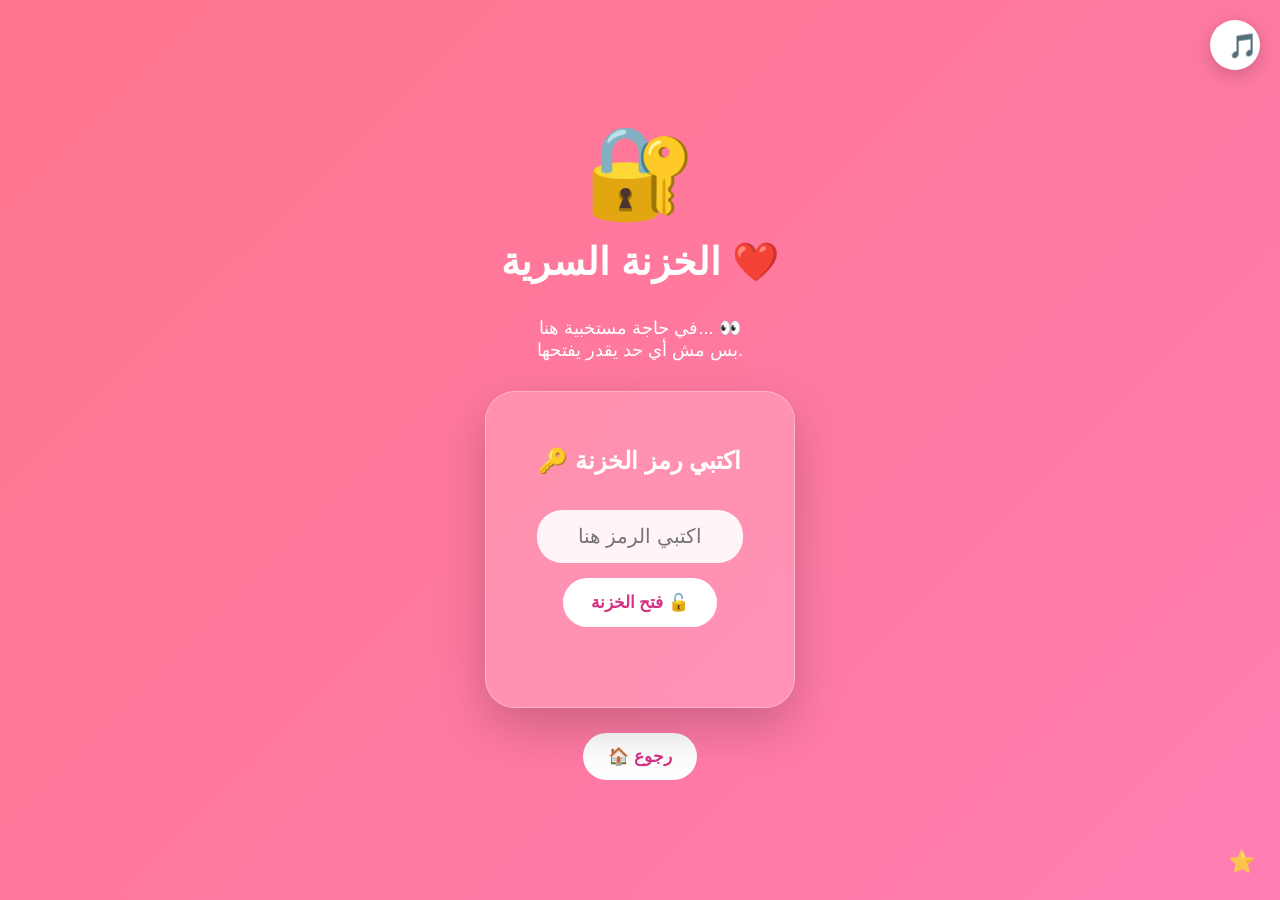
<file: vault.html>
<!DOCTYPE html>
<html lang="ar">
<head>
    <meta charset="UTF-8">
    <meta name="viewport" content="width=device-width, initial-scale=1.0">

    <title>الخزنة السرية 🔐</title>

    <link rel="stylesheet" href="style.css">

    <style>

        .vault-page {
            min-height: 100vh;
            padding: 40px 15px;
            display: flex;
            flex-direction: column;
            align-items: center;
            justify-content: center;
            text-align: center;
        }

        .vault-icon {
            font-size: 90px;
            animation: vaultFloat 2s infinite ease-in-out;
        }

        @keyframes vaultFloat {
            0%, 100% {
                transform: translateY(0);
            }

            50% {
                transform: translateY(-10px);
            }
        }

        .vault-page h1 {
            font-size: 38px;
            margin: 15px 0;
        }

        .vault-page > p {
            font-size: 18px;
            margin-bottom: 30px;
        }

        .vault-box {
            width: min(500px, 90%);
            padding: 35px 25px;
            border-radius: 30px;

            background: rgba(255,255,255,0.18);
            border: 1px solid rgba(255,255,255,0.3);

            backdrop-filter: blur(12px);

            box-shadow:
                0 20px 50px rgba(0,0,0,0.2);
        }

        .vault-box h2 {
            margin-bottom: 20px;
        }

        #vaultPassword {
            width: 80%;
            padding: 15px 20px;
            border: none;
            outline: none;

            border-radius: 25px;

            text-align: center;
            font-size: 20px;

            background: rgba(255,255,255,0.9);

            margin-bottom: 15px;
        }

        #vaultPassword:focus {
            box-shadow: 0 0 20px rgba(255,255,255,0.6);
        }

        .vault-box button {
            border: none;
            padding: 14px 28px;

            border-radius: 30px;

            background: white;
            color: #d63384;

            font-size: 17px;
            font-weight: bold;

            cursor: pointer;

            transition: 0.3s;
        }

        .vault-box button:hover {
            transform: scale(1.08);
        }

        #vaultError {
            min-height: 30px;
            margin-top: 15px;
            font-weight: bold;
        }

        #vaultContent {
            display: none;
            margin-top: 25px;

            animation: vaultOpen 0.7s ease;
        }

        @keyframes vaultOpen {
            from {
                opacity: 0;
                transform: scale(0.7);
            }

            to {
                opacity: 1;
                transform: scale(1);
            }
        }

        .secret-item {
            padding: 20px;
            margin: 15px 0;

            border-radius: 20px;

            background: rgba(255,255,255,0.2);

            font-size: 18px;
            line-height: 1.8;
        }

        .back-button {
            margin-top: 25px;
        }

    </style>
</head>

<div
    onclick="findMissionSymbol('star')"
    style="
        position:fixed;
        bottom:25px;
        right:25px;
        font-size:22px;
        cursor:pointer;
        opacity:0.8;
        z-index:1000;
    "
>
    ⭐
</div>

<script>
function findMissionSymbol(symbol) {

    let found =
        JSON.parse(localStorage.getItem("missionSymbols")) || [];

    if (!found.includes(symbol)) {

        found.push(symbol);

        localStorage.setItem(
            "missionSymbols",
            JSON.stringify(found)
        );

        alert("لقيتي آخر رمز! ⭐🔥");
    }
}
</script>
<script src="script.js"></script>
<body>
    <audio id="music" loop>
    <source src="song.mp3" type="audio/mpeg">
    <script src="script.js"></script>
</audio>

<button class="music-btn" onclick="toggleMusic()">
    🎵
</button>

<div class="vault-page">

    <div class="vault-icon">
        🔐
    </div>

    <h1>الخزنة السرية ❤️</h1>

    <p>
        في حاجة مستخبية هنا... 👀
        <br>
        بس مش أي حد يقدر يفتحها.
    </p>

    <div class="vault-box">

        <h2>🔑 اكتبي رمز الخزنة</h2>

        <input
            type="password"
            id="vaultPassword"
            placeholder="اكتبي الرمز هنا"
            maxlength="20"
        >

        <br>

        <button onclick="openVault()">
            فتح الخزنة 🔓
        </button>

        <div id="vaultError"></div>

        <div id="vaultContent">

            <div class="secret-item">
                📜 <strong>سر رقم 1</strong>
                <br>
                يوم 31/10/2025 كان بداية حكاية الموقع دي ❤️
            </div>

            <div class="secret-item">
                💌 <strong>سر رقم 2</strong>
                <br>
                يوم 6/1/2026 كان يوم مميز جدًا في حكايتنا ❤️
            </div>

            <div class="secret-item">
                🧩 <strong>سر رقم 3</strong>
                <br>
                لو وصلتي للخزنة دي يبقى إنتِ شاطرة فعلًا 😂❤️
            </div>

            <div class="secret-item">
                ✨ <strong>السر رقم 4</strong>
                <br>
                دي مش مجرد صفحة في الموقع...
                <br>
                دي ذكرى متخبية مخصوص ليكي ❤️
            </div>
            <div class="secret-item">
    ❤️ <strong>سر رقم 5</strong>
    <br>
    أنا بحبكككككككك ❤️
</div>

<div class="secret-item">
    💗 <strong>سر رقم 6</strong>
    <br>
    أنا بعشقكككككككك ❤️
</div>

<div class="secret-item">
    👀 <strong>سر رقم 7</strong>
    <br>
    إنتِ أجمل واحدة شافتها عيني ❤️
</div>

<div class="secret-item">
    ✨ <strong>سر رقم 8</strong>
    <br>
    مهما كتبت عنك، هيفضل جوايا كلام كتير مش قادر أوصفه... بس وجودك في حياتي لوحده كفاية يخليها أجمل ❤️
</div> 

        </div>

    </div>

    <div class="back-button">

        <button
            onclick="location.href='home.html'"
            style="
                border:none;
                padding:13px 25px;
                border-radius:25px;
                background:white;
                color:#d63384;
                font-size:17px;
                font-weight:bold;
                cursor:pointer;
            "
        >
            🏠 رجوع
        </button>

    </div>

</div>


<script>

function openVault() {

    const password =
        document.getElementById("vaultPassword").value.trim();

    const error =
        document.getElementById("vaultError");

    const content =
        document.getElementById("vaultContent");

    // 🔐 رمز الخزنة
    if (password === "31/10/2025") {

        error.innerText = "🔓 الخزنة اتفتحت! ❤️";

        error.style.color = "#16803c";

        content.style.display = "block";

    } else {

        error.innerText =
            "❌ الرمز غلط... حاولي تاني 😂❤️";

        error.style.color = "#c62828";

        content.style.display = "none";
    }
}

</script>

<script src="script.js"></script>
<script>
function findMissionSymbol(symbol) {

    let found = JSON.parse(
        sessionStorage.getItem("missionSymbols") || "[]"
    );

    if (!found.includes(symbol)) {

        found.push(symbol);

        sessionStorage.setItem(
            "missionSymbols",
            JSON.stringify(found)
        );

        alert("🔓 لقيتي رمز سري! ❤️");
    }
}
</script>
</body>
</html>
</file>
<file: style.css>
* {
    box-sizing: border-box;
}

body {
    margin: 0;
    min-height: 100vh;
    display: flex;
    justify-content: center;
    align-items: center;
    font-family: Arial, sans-serif;
    background: linear-gradient(135deg, #ff758c, #ff7eb3);
    color: white;
}

.lock-screen {
    width: 90%;
    max-width: 400px;
    padding: 40px 25px;
    text-align: center;
    background: rgba(255, 255, 255, 0.15);
    border-radius: 25px;
    backdrop-filter: blur(10px);
}

.lock {
    font-size: 65px;
}

h1 {
    font-size: 35px;
}

p {
    font-size: 18px;
}

input {
    width: 90%;
    padding: 15px;
    margin: 15px 0;
    border: none;
    border-radius: 12px;
    text-align: center;
    font-size: 18px;
    outline: none;
}

button {
    padding: 13px 35px;
    border: none;
    border-radius: 25px;
    font-size: 18px;
    cursor: pointer;
}

#error {
    color: #ffe0e0;
}
.home {
    text-align: center;
    padding: 60px 20px;
    animation: appear 1.5s ease;
}

.home .heart {
    font-size: 80px;
    animation: beat 1s infinite;
}

.home h1 {
    font-size: 45px;
}

.home h2 {
    font-size: 28px;
}

.home p {
    max-width: 600px;
    margin: 25px auto;
    font-size: 20px;
    line-height: 1.8;
}

.counter {
    margin: 35px auto;
    padding: 25px;
    max-width: 350px;
    background: rgba(255,255,255,0.2);
    border-radius: 20px;
    font-size: 22px;
    line-height: 2;
}

@keyframes beat {
    0%, 100% {
        transform: scale(1);
    }

    50% {
        transform: scale(1.2);
    }
}

@keyframes appear {
    from {
        opacity: 0;
        transform: translateY(30px);
    }

    to {
        opacity: 1;
        transform: translateY(0);
    }
}
.memories {
    margin-top: 80px;
    text-align: center;
}

.gallery {
    max-width: 900px;
    margin: 30px auto;
    display: grid;
    grid-template-columns: repeat(2, 1fr);
    gap: 25px;
    padding: 20px;
}

.photo {
    background: rgba(255,255,255,0.2);
    padding: 12px;
    border-radius: 20px;
    transition: 0.3s;
}

.photo:hover {
    transform: scale(1.04);
}

.photo img {
    width: 100%;
    height: 300px;
    object-fit: cover;
    border-radius: 15px;
}

.photo p {
    margin: 12px 0 5px;
    font-size: 18px;
}

@media (max-width: 600px) {
    .gallery {
        grid-template-columns: 1fr;
    }
}
.memories {
    margin-top: 80px;
    text-align: center;
}

.gallery {
    max-width: 900px;
    margin: 30px auto;
    display: grid;
    grid-template-columns: repeat(2, 1fr);
    gap: 25px;
    padding: 20px;
}

.photo {
    background: rgba(255,255,255,0.2);
    padding: 12px;
    border-radius: 20px;
    transition: 0.3s;
}

.photo:hover {
    transform: scale(1.04);
}

.photo img {
    width: 100%;
    height: 300px;
    object-fit: cover;
    border-radius: 15px;
}

.photo p {
    margin: 12px 0 5px;
    font-size: 18px;
}

@media (max-width: 600px) {
    .gallery {
        grid-template-columns: 1fr;
    }
}
.timer {
    text-align: center;
    margin-top: 70px;
}

.timer h2 {
    font-size: 32px;
}

.time-box {
    display: flex;
    justify-content: center;
    gap: 15px;
    flex-wrap: wrap;
    margin-top: 25px;
}

.time-box div {
    background: rgba(255,255,255,0.2);
    padding: 20px;
    border-radius: 18px;
    min-width: 90px;
}

.time-box span {
    display: block;
    font-size: 30px;
    font-weight: bold;
}

.time-box small {
    font-size: 16px;
}
.love-letter {
    max-width: 700px;
    margin: 80px auto;
    padding: 30px;
    text-align: center;
    background: rgba(255, 255, 255, 0.15);
    border-radius: 25px;
}

.love-letter h2 {
    font-size: 32px;
}

#letter {
    font-size: 21px;
    line-height: 2;
    min-height: 100px;
}
.surprise {
    text-align: center;
    margin: 70px auto;
}

.surprise button {
    padding: 16px 35px;
    border: none;
    border-radius: 30px;
    background: white;
    color: #ff4f81;
    font-size: 20px;
    font-weight: bold;
    cursor: pointer;
    transition: 0.3s;
}

.surprise button:hover {
    transform: scale(1.08);
}

#surpriseBox {
    display: none;
    max-width: 600px;
    margin: 35px auto;
    padding: 35px 25px;
    background: rgba(255,255,255,0.2);
    border-radius: 25px;
    animation: surpriseAppear 1s ease;
}

.big-heart {
    font-size: 90px;
    animation: beat 1s infinite;
}

#surpriseBox p {
    font-size: 20px;
    line-height: 2;
}

@keyframes surpriseAppear {

    from {
        opacity: 0;
        transform: scale(0.5);
    }

    to {
        opacity: 1;
        transform: scale(1);
    }

}
#hearts {
    position: fixed;
    inset: 0;
    pointer-events: none;
    overflow: hidden;
    z-index: -1;
}

.floating-heart {
    position: absolute;
    bottom: -50px;
    font-size: 25px;
    animation: floatHeart linear forwards;
    opacity: 0.8;
}

@keyframes floatHeart {

    0% {
        transform: translateY(0) rotate(0deg);
        opacity: 0;
    }

    10% {
        opacity: 0.8;
    }

    100% {
        transform: translateY(-110vh) rotate(360deg);
        opacity: 0;
    }

}
.music-btn {
    position: fixed;
    top: 20px;
    right: 20px;
    z-index: 1000;

    padding: 12px 18px;
    border: none;
    border-radius: 25px;

    background: white;
    color: #ff4f81;

    font-size: 16px;
    cursor: pointer;
}
.music-btn {
    position: fixed;
    top: 20px;
    right: 20px;
    z-index: 1000;
    padding: 12px 18px;
    border: none;
    border-radius: 25px;
    background: white;
    color: #ff4f81;
    font-size: 16px;
    cursor: pointer;
}
#hearts {
    position: fixed;
    inset: 0;
    pointer-events: none;
    overflow: hidden;
    z-index: 10;
}

.floating-heart {
    position: absolute;
    bottom: -30px;
    animation: floatHeart linear forwards;
    opacity: 0.8;
}

@keyframes floatHeart {
    0% {
        transform: translateY(0);
        opacity: 0;
    }

    10% {
        opacity: 0.8;
    }

    100% {
        transform: translateY(-110vh);
        opacity: 0;
    }
}
.music-btn {
    position: fixed;
    top: 20px;
    right: 20px;
    z-index: 1000;

    width: 50px;
    height: 50px;

    border: none;
    border-radius: 50%;

    background: white;
    color: #ff4f81;

    font-size: 24px;
    cursor: pointer;

    box-shadow: 0 4px 15px rgba(0,0,0,0.2);

    transition: 0.3s;
}

.music-btn:hover {
    transform: scale(1.1);
}
/* ✨ ظهور أجزاء الصفحة بالتتابع */

.home > .heart {
    animation: fadeUp 1s ease 0.2s both;
}

.home > h1 {
    animation: fadeUp 1s ease 0.6s both;
}

.home > h2 {
    animation: fadeUp 1s ease 1s both;
}

.home > p {
    animation: fadeUp 1s ease 1.4s both;
}

.timer {
    animation: fadeUp 1s ease 1.8s both;
}

.memories {
    animation: fadeUp 1s ease 2.2s both;
}

.love-letter {
    animation: fadeUp 1s ease 2.6s both;
}

.surprise {
    animation: fadeUp 1s ease 3s both;
}

@keyframes fadeUp {
    from {
        opacity: 0;
        transform: translateY(35px);
    }

    to {
        opacity: 1;
        transform: translateY(0);
    }
}
.image-viewer {
    display: none;
    position: fixed;
    inset: 0;
    z-index: 2000;

    background: rgba(0, 0, 0, 0.85);

    justify-content: center;
    align-items: center;

    padding: 20px;
}

.image-viewer img {
    max-width: 90%;
    max-height: 85vh;
    border-radius: 20px;
    object-fit: contain;
}

.image-viewer span {
    position: absolute;
    top: 20px;
    right: 30px;

    color: white;
    font-size: 45px;
    cursor: pointer;
}
/* 📸 حركة صور الذكريات */

.photo {
    transition: transform 0.4s ease, box-shadow 0.4s ease;
}

.photo:hover {
    transform: translateY(-8px) rotate(-1deg) scale(1.03);
    box-shadow: 0 12px 30px rgba(0, 0, 0, 0.25);
}

.photo img {
    transition: transform 0.4s ease;
}

.photo:hover img {
    transform: scale(1.03);
}
/* ❤️ Timeline */

.timeline {
    max-width: 700px;
    margin: 100px auto;
    padding: 20px;
    text-align: center;
}

.timeline > h2 {
    font-size: 32px;
}

.timeline > p {
    margin-bottom: 50px;
}

.timeline-item {
    position: relative;
    width: 50%;
    padding: 15px 30px;
    text-align: right;
}

.timeline-item:nth-child(odd) {
    margin-left: 50%;
    text-align: left;
}

.timeline-item::before {
    content: "";
    position: absolute;
    top: 0;
    bottom: -20px;
    width: 3px;
    background: rgba(255,255,255,0.5);
}

.timeline-item:nth-child(even)::before {
    right: 0;
}

.timeline-item:nth-child(odd)::before {
    left: 0;
}

.timeline-dot {
    position: absolute;
    top: 15px;
    width: 38px;
    height: 38px;
    border-radius: 50%;
    background: white;
    color: #ff4f81;
    display: flex;
    justify-content: center;
    align-items: center;
    z-index: 2;
}

.timeline-item:nth-child(even) .timeline-dot {
    right: -18px;
}

.timeline-item:nth-child(odd) .timeline-dot {
    left: -18px;
}

.timeline-card {
    background: rgba(255,255,255,0.18);
    padding: 20px;
    border-radius: 20px;
}

.timeline-card img {
    width: 100%;
    max-height: 250px;
    object-fit: cover;
    border-radius: 15px;
    margin-bottom: 15px;
    cursor: pointer;
    transition: 0.4s;
}

.timeline-card img:hover {
    transform: scale(1.03);
}

.timeline-card small {
    font-size: 15px;
    opacity: 0.9;
}

.timeline-card h3 {
    margin: 8px 0;
}

.timeline-card p {
    margin: 5px 0;
    font-size: 16px;
    line-height: 1.7;
}


/* 📱 Timeline على الموبايل */

@media (max-width: 600px) {

    .timeline {
        padding: 10px;
    }

    .timeline-item,
    .timeline-item:nth-child(odd) {
        width: 100%;
        margin-left: 0;
        padding: 15px 20px 15px 55px;
        text-align: left;
    }

    .timeline-item::before,
    .timeline-item:nth-child(even)::before,
    .timeline-item:nth-child(odd)::before {
        left: 20px;
        right: auto;
    }

    .timeline-item:nth-child(even) .timeline-dot,
    .timeline-item:nth-child(odd) .timeline-dot {
        left: 1px;
        right: auto;
    }

    .timeline-card {
        padding: 17px;
    }

    .timeline-card img {
        max-height: 220px;
    }
}
/* ✨ تحسين شكل الكروت */

.photo,
.timeline-card,
.love-letter,
#surpriseBox,
.time-box div {
    background: rgba(255, 255, 255, 0.16);
    border: 1px solid rgba(255, 255, 255, 0.25);
    box-shadow: 0 10px 30px rgba(0, 0, 0, 0.12);
    backdrop-filter: blur(8px);
}


/* 💎 تأثير أجمل عند المرور */

.photo:hover,
.timeline-card:hover {
    box-shadow: 0 15px 35px rgba(0, 0, 0, 0.2);
}


/* ❤️ عناوين الأقسام */

.memories h2,
.timeline h2,
.love-letter h2,
.timer h2 {
    text-shadow: 0 3px 10px rgba(0, 0, 0, 0.18);
}


/* ✨ تحسين شكل النص */

.timeline-card p,
.photo p,
.love-letter {
    text-shadow: 0 1px 4px rgba(0, 0, 0, 0.1);
}


/* 🎵 زر الأغنية */

.music-btn {
    box-shadow:
        0 5px 20px rgba(0, 0, 0, 0.2);
}

.music-btn:hover {
    transform: scale(1.12) rotate(5deg);
}


/* 🎁 زر المفاجأة */

.surprise button {
    box-shadow:
        0 8px 20px rgba(0, 0, 0, 0.15);
}

.surprise button:hover {
    transform:
        translateY(-3px)
        scale(1.06);
}
/* ✨ لمعات الخلفية */

#sparkles {
    position: fixed;
    inset: 0;
    pointer-events: none;
    overflow: hidden;
    z-index: 1;
}

.sparkle {
    position: absolute;
    color: white;
    font-size: 10px;
    opacity: 0;
    animation: sparkleMove linear forwards;
}

@keyframes sparkleMove {
    0% {
        opacity: 0;
        transform: scale(0);
    }

    20% {
        opacity: 0.8;
        transform: scale(1);
    }

    80% {
        opacity: 0.8;
    }

    100% {
        opacity: 0;
        transform: scale(1.5) translateY(-40px);
    }
}
/* ✨ حركة العناوين */

.home h1 {
    animation: titleIn 1.2s ease both;
}

.home > h2 {
    animation: titleIn 1.2s ease 0.3s both;
}

.home > p {
    animation: titleIn 1.2s ease 0.6s both;
}

@keyframes titleIn {

    from {
        opacity: 0;
        transform: translateY(25px);
    }

    to {
        opacity: 1;
        transform: translateY(0);
    }
}
/* ⏳ تحسين شكل العداد */

.time-box {
    gap: 20px;
    margin-top: 30px;
}

.time-box div {
    min-width: 105px;
    padding: 18px 12px;
    border-radius: 22px;
    background: rgba(255, 255, 255, 0.18);
    border: 1px solid rgba(255, 255, 255, 0.3);
    box-shadow: 0 8px 25px rgba(0, 0, 0, 0.15);
    transition: 0.3s ease;
}

.time-box div:hover {
    transform: translateY(-6px);
}

.time-box span {
    font-size: 34px;
    margin-bottom: 5px;
}

.time-box small {
    font-size: 15px;
    opacity: 0.9;
}

/* 📱 العداد على الموبايل */

@media (max-width: 600px) {

    .time-box {
        gap: 10px;
    }

    .time-box div {
        min-width: 75px;
        padding: 15px 8px;
    }

    .time-box span {
        font-size: 26px;
    }

    .time-box small {
        font-size: 13px;
    }
}
/* 💌 تحسين شكل الرسالة */

.love-letter {
    position: relative;
    overflow: hidden;

    padding: 40px 30px;

    background: rgba(255, 255, 255, 0.18);

    border: 1px solid rgba(255, 255, 255, 0.3);

    border-radius: 28px;

    box-shadow:
        0 15px 40px rgba(0, 0, 0, 0.15);

    backdrop-filter: blur(10px);
}

.love-letter::before {
    content: "❤️";

    position: absolute;

    top: 15px;
    right: 20px;

    font-size: 22px;

    opacity: 0.6;
}

.love-letter::after {
    content: "❤️";

    position: absolute;

    bottom: 15px;
    left: 20px;

    font-size: 22px;

    opacity: 0.6;
}

.love-letter h2 {
    margin-bottom: 30px;

    font-size: 34px;

    text-shadow:
        0 3px 10px rgba(0, 0, 0, 0.2);
}

#letter {
    font-size: 20px;

    line-height: 2.1;

    text-align: right;

    padding: 5px;

    text-shadow:
        0 1px 3px rgba(0, 0, 0, 0.1);
}

/* 📱 الرسالة على الموبايل */

@media (max-width: 600px) {

    .love-letter {
        margin: 60px 10px;

        padding: 30px 20px;
    }

    .love-letter h2 {
        font-size: 28px;
    }

    #letter {
        font-size: 18px;
        line-height: 2;
    }
}
/* 🎁 حركة المفاجأة */

#surpriseBox {
    animation: surpriseOpen 0.7s ease;
}

@keyframes surpriseOpen {
    from {
        opacity: 0;
        transform: scale(0.7) translateY(20px);
    }

    to {
        opacity: 1;
        transform: scale(1) translateY(0);
    }
}

.surprise button {
    transition: 0.3s ease;
}

.surprise button:hover {
    transform: scale(1.08);
}
/* 🎮 كويز حكايتنا */

#userAnswer {
    width: 80%;
    max-width: 450px;

    padding: 15px 20px;

    margin-bottom: 15px;

    border: none;
    outline: none;

    border-radius: 25px;

    font-size: 17px;

    text-align: center;

    background: rgba(255,255,255,0.85);
}

#userAnswer:focus {
    box-shadow: 0 0 20px rgba(255,255,255,0.6);
}

#result {
    margin: 20px 0;

    font-size: 20px;

    font-weight: bold;

    min-height: 30px;
}

.correct {
    color: #16803c;
    animation: resultPop 0.4s ease;
}

.wrong {
    color: #c62828;
    animation: resultPop 0.4s ease;
}

@keyframes resultPop {

    from {
        opacity: 0;
        transform: scale(0.7);
    }

    to {
        opacity: 1;
        transform: scale(1);
    }

}
.secret-link {
    margin: 50px 0 20px;
    text-align: center;
}

.secret-link button {
    border: none;
    padding: 15px 28px;
    border-radius: 30px;
    background: rgba(255, 255, 255, 0.2);
    color: white;
    font-size: 18px;
    font-weight: bold;
    cursor: pointer;
    border: 1px solid rgba(255, 255, 255, 0.35);
    backdrop-filter: blur(8px);
    box-shadow: 0 10px 25px rgba(0,0,0,0.15);
    transition: 0.3s;
}

.secret-link button:hover {
    transform: scale(1.08);
}
</file>
